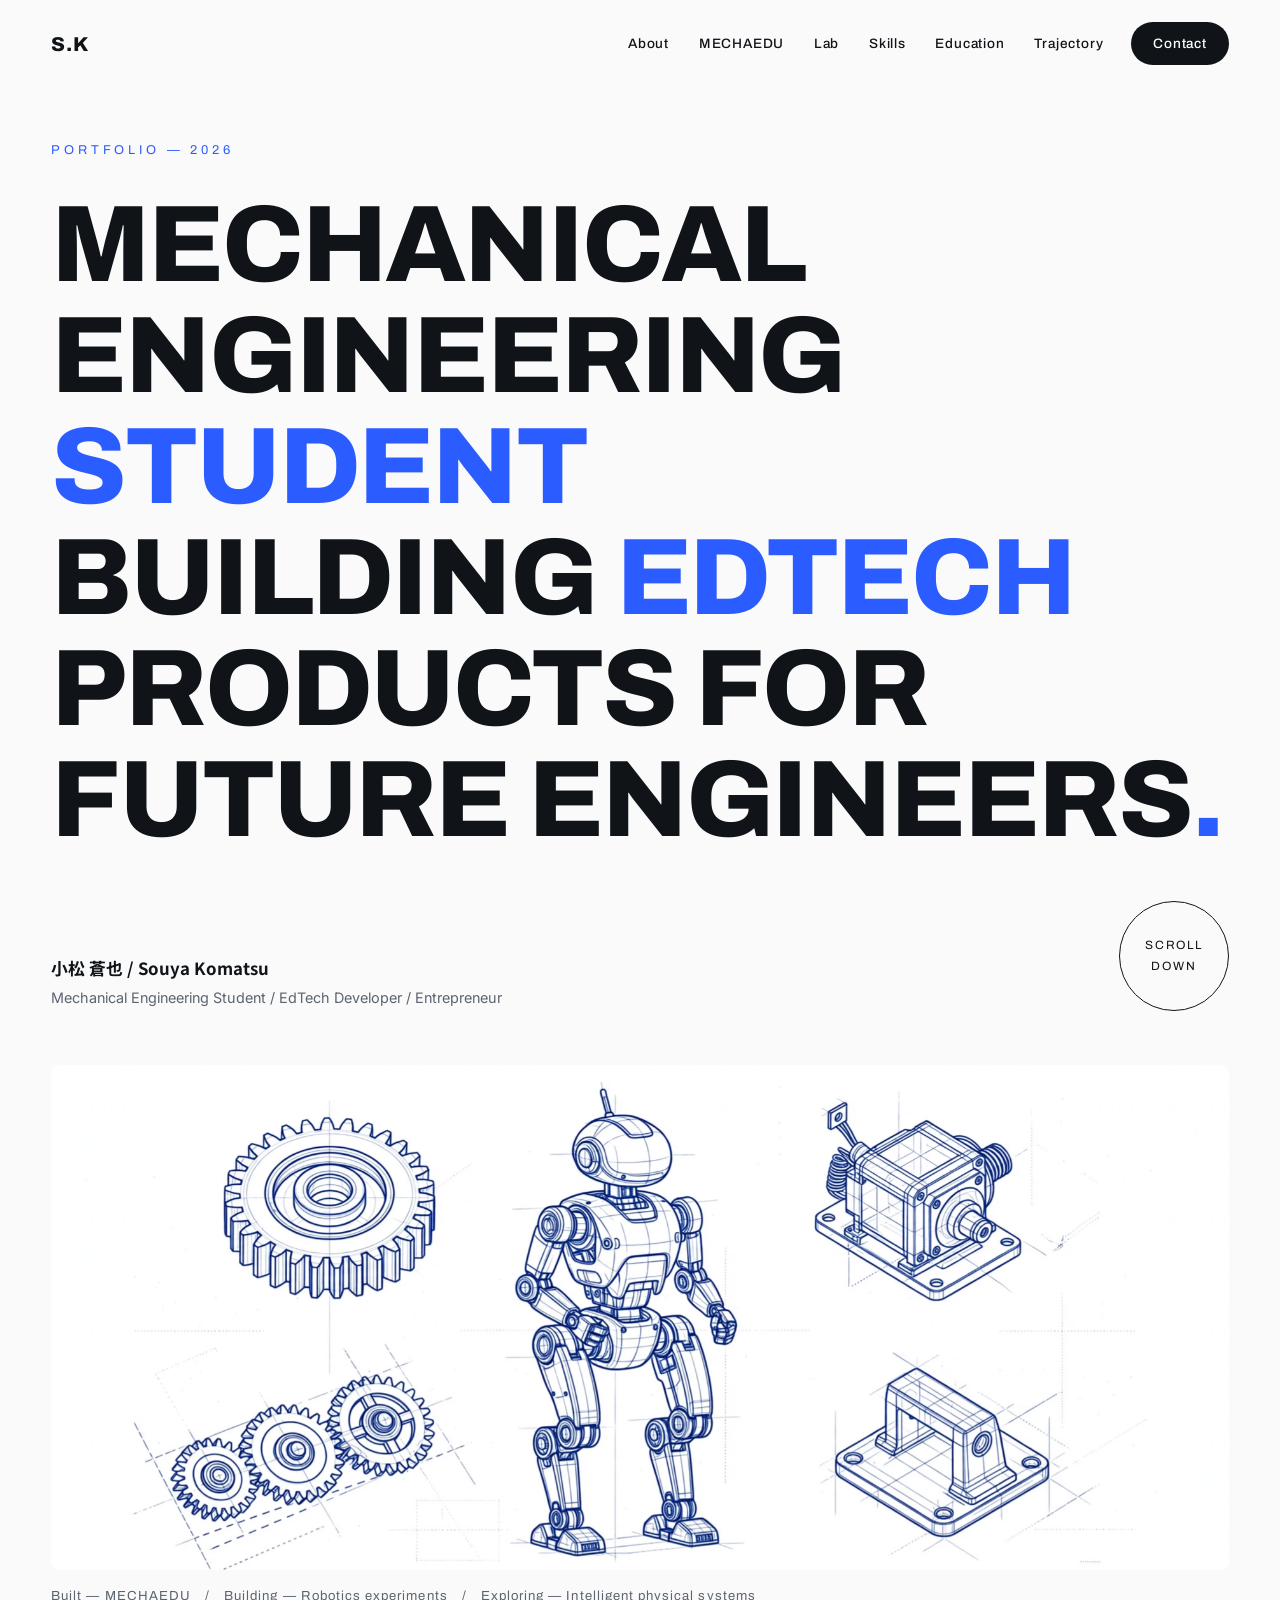
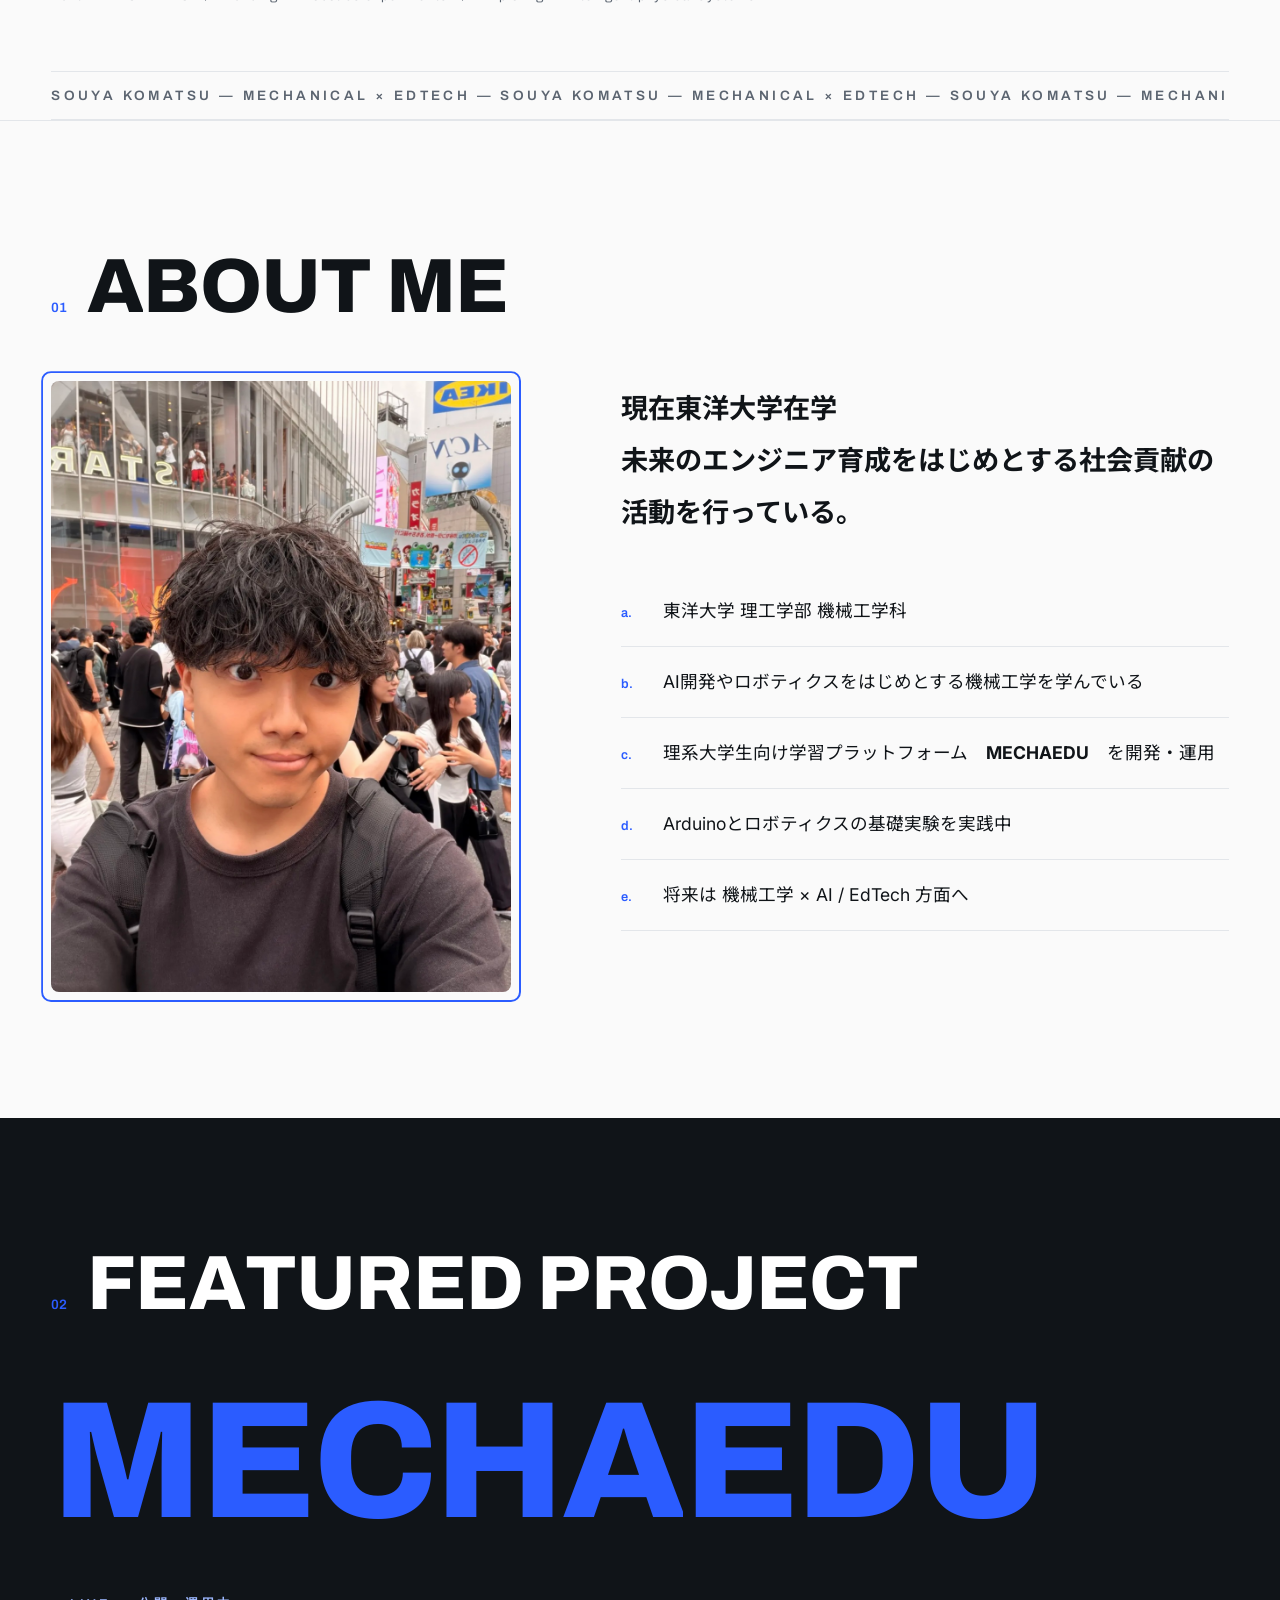
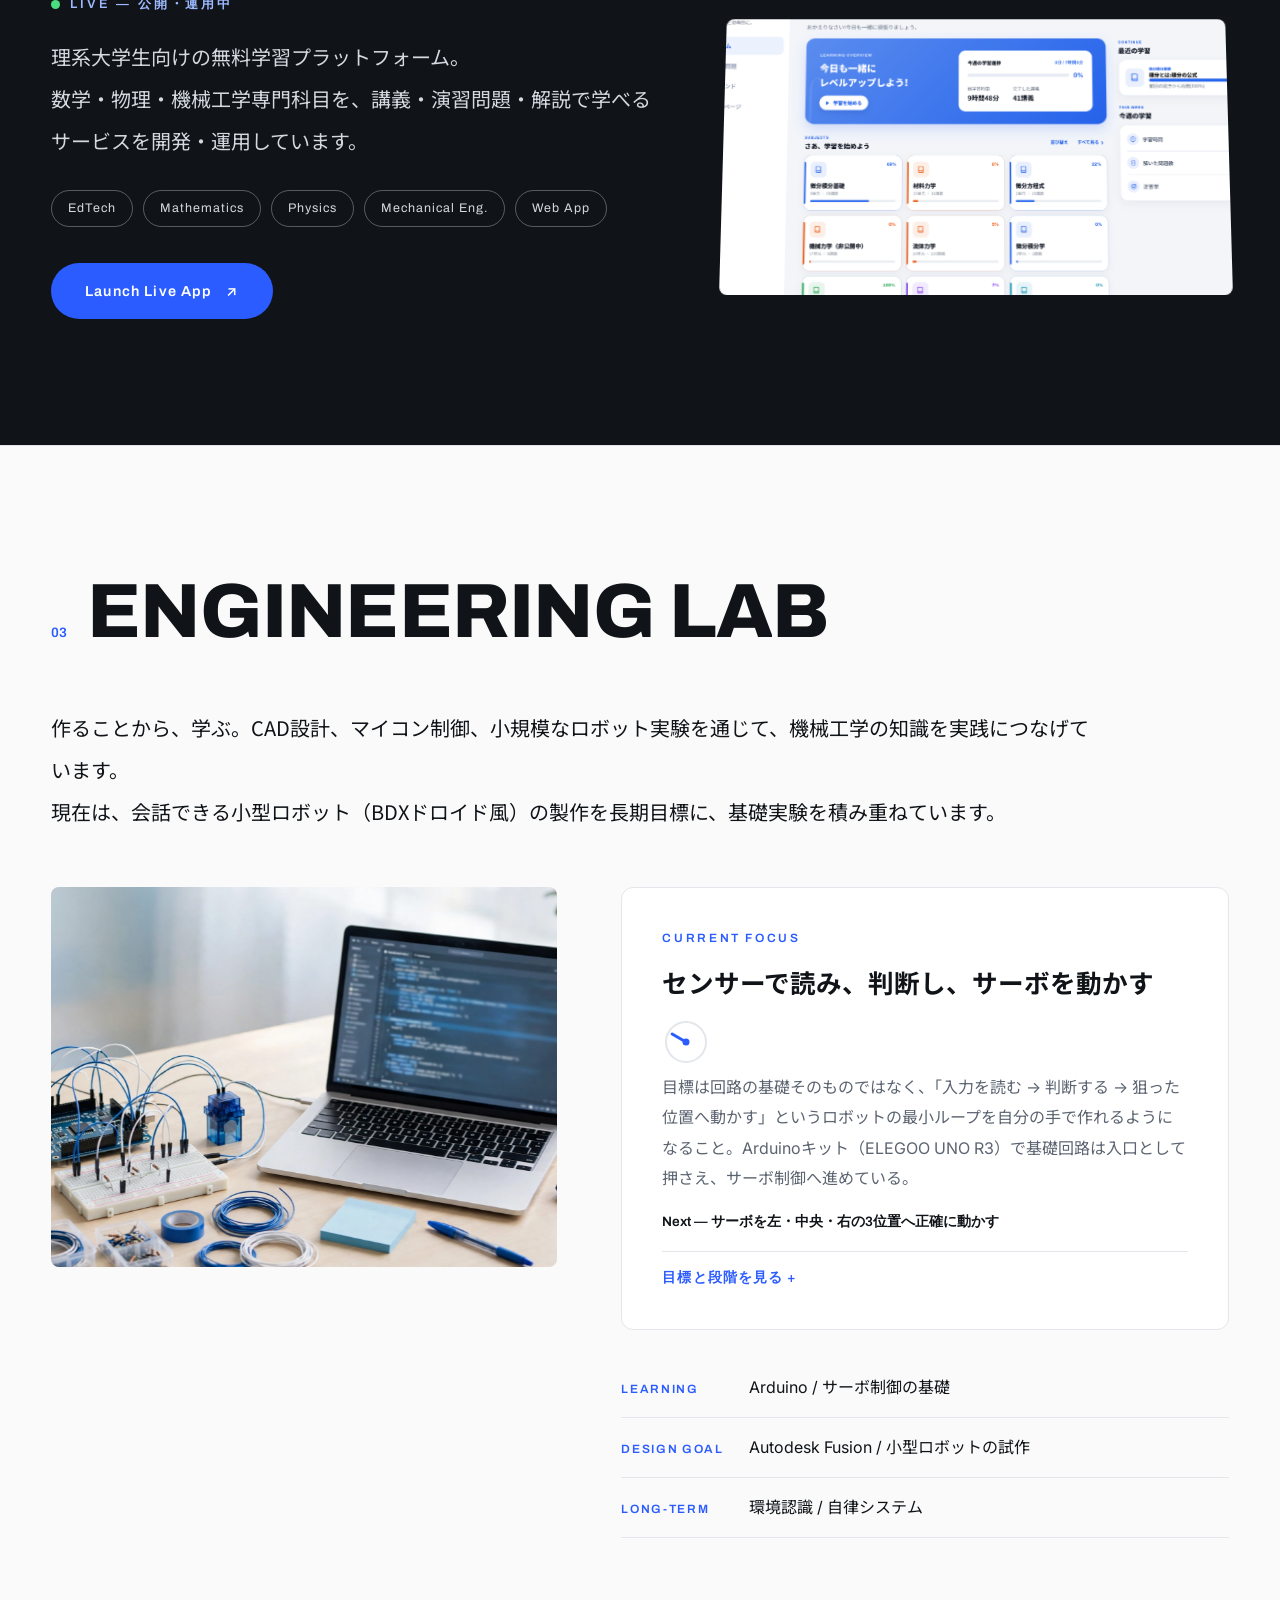
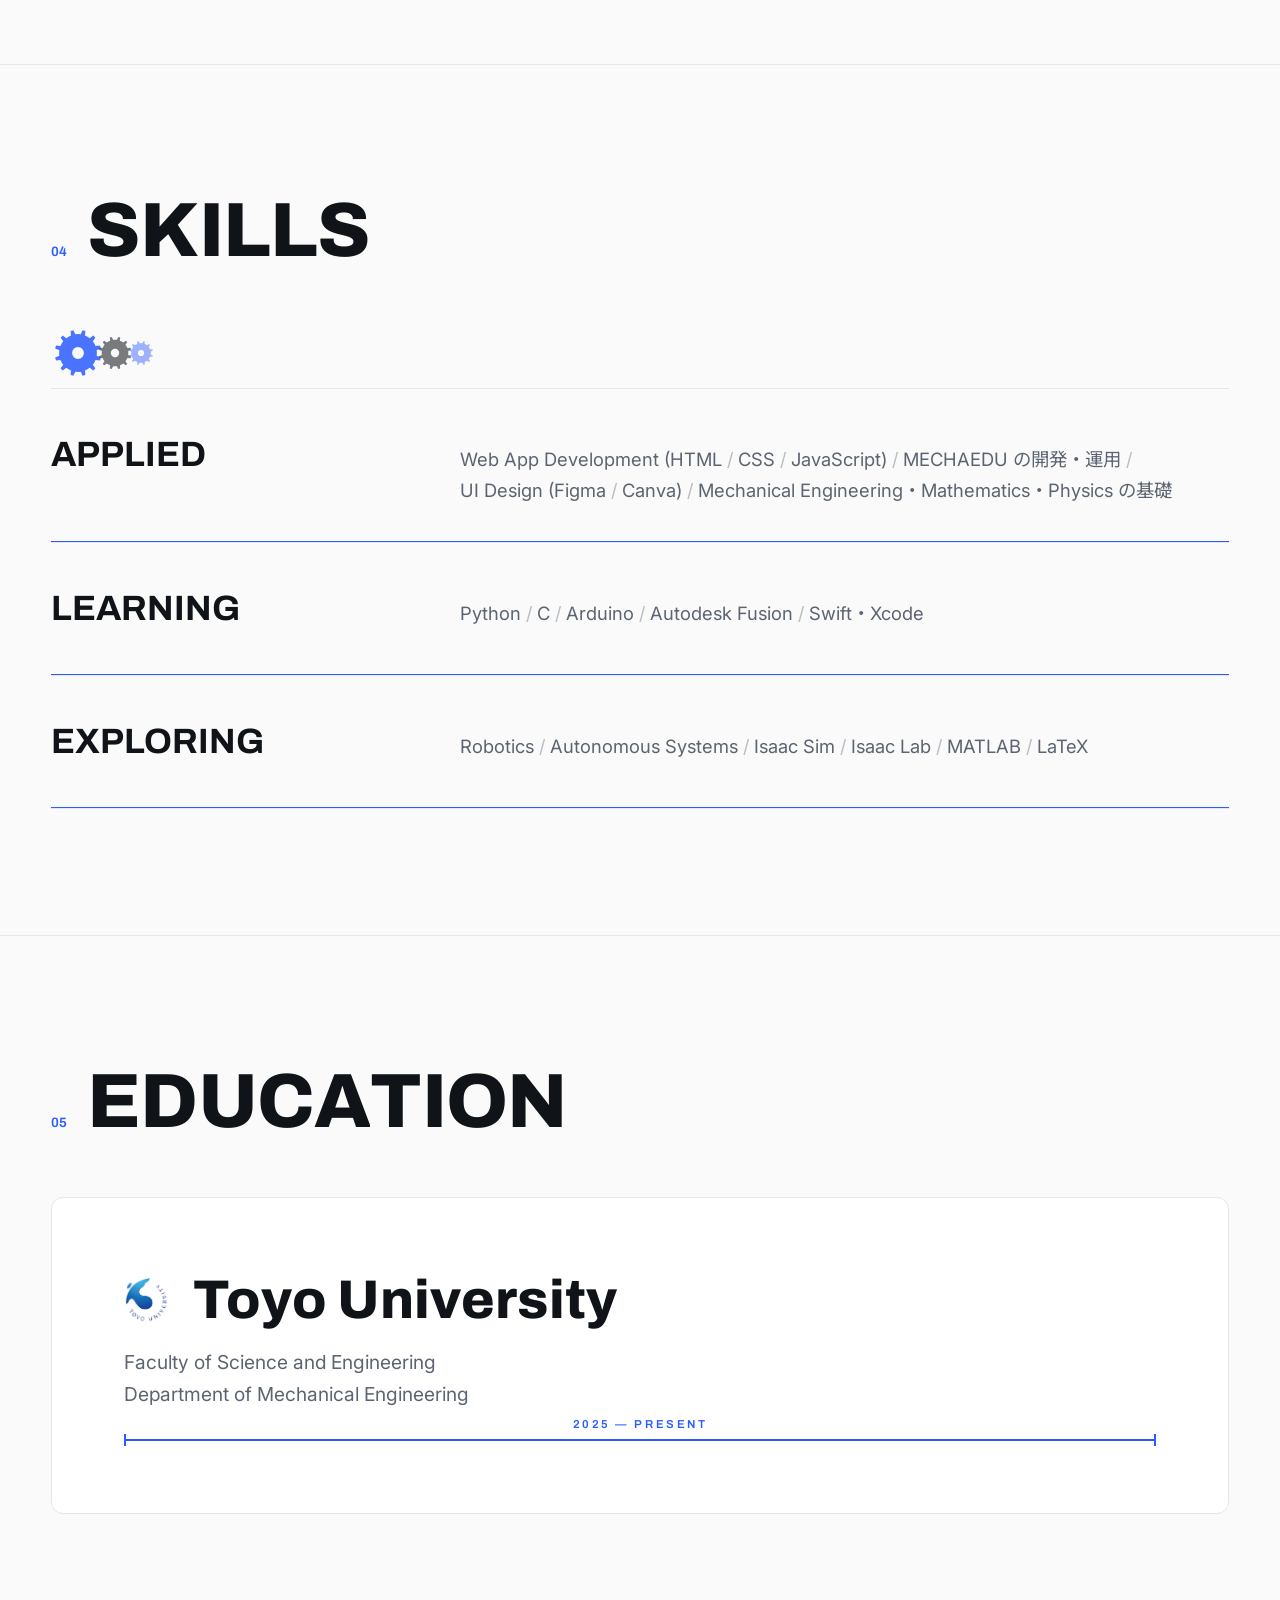
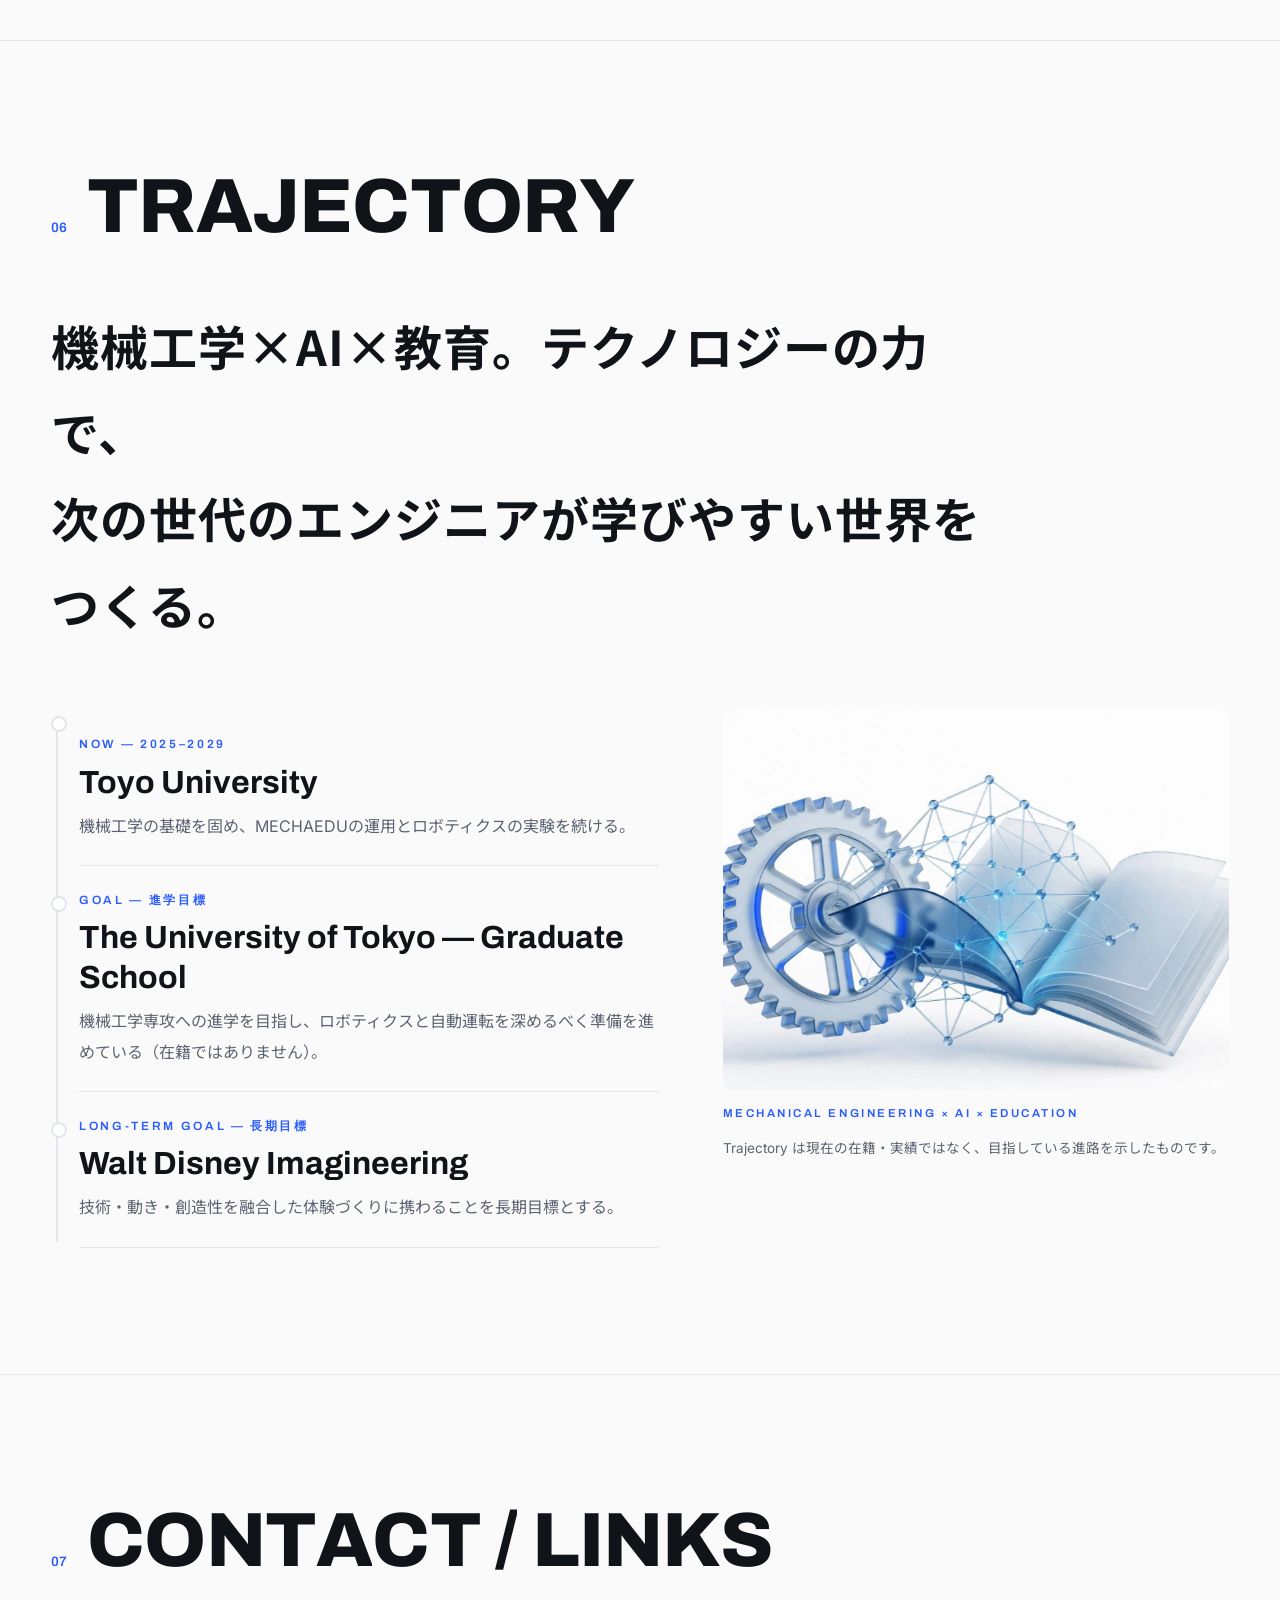
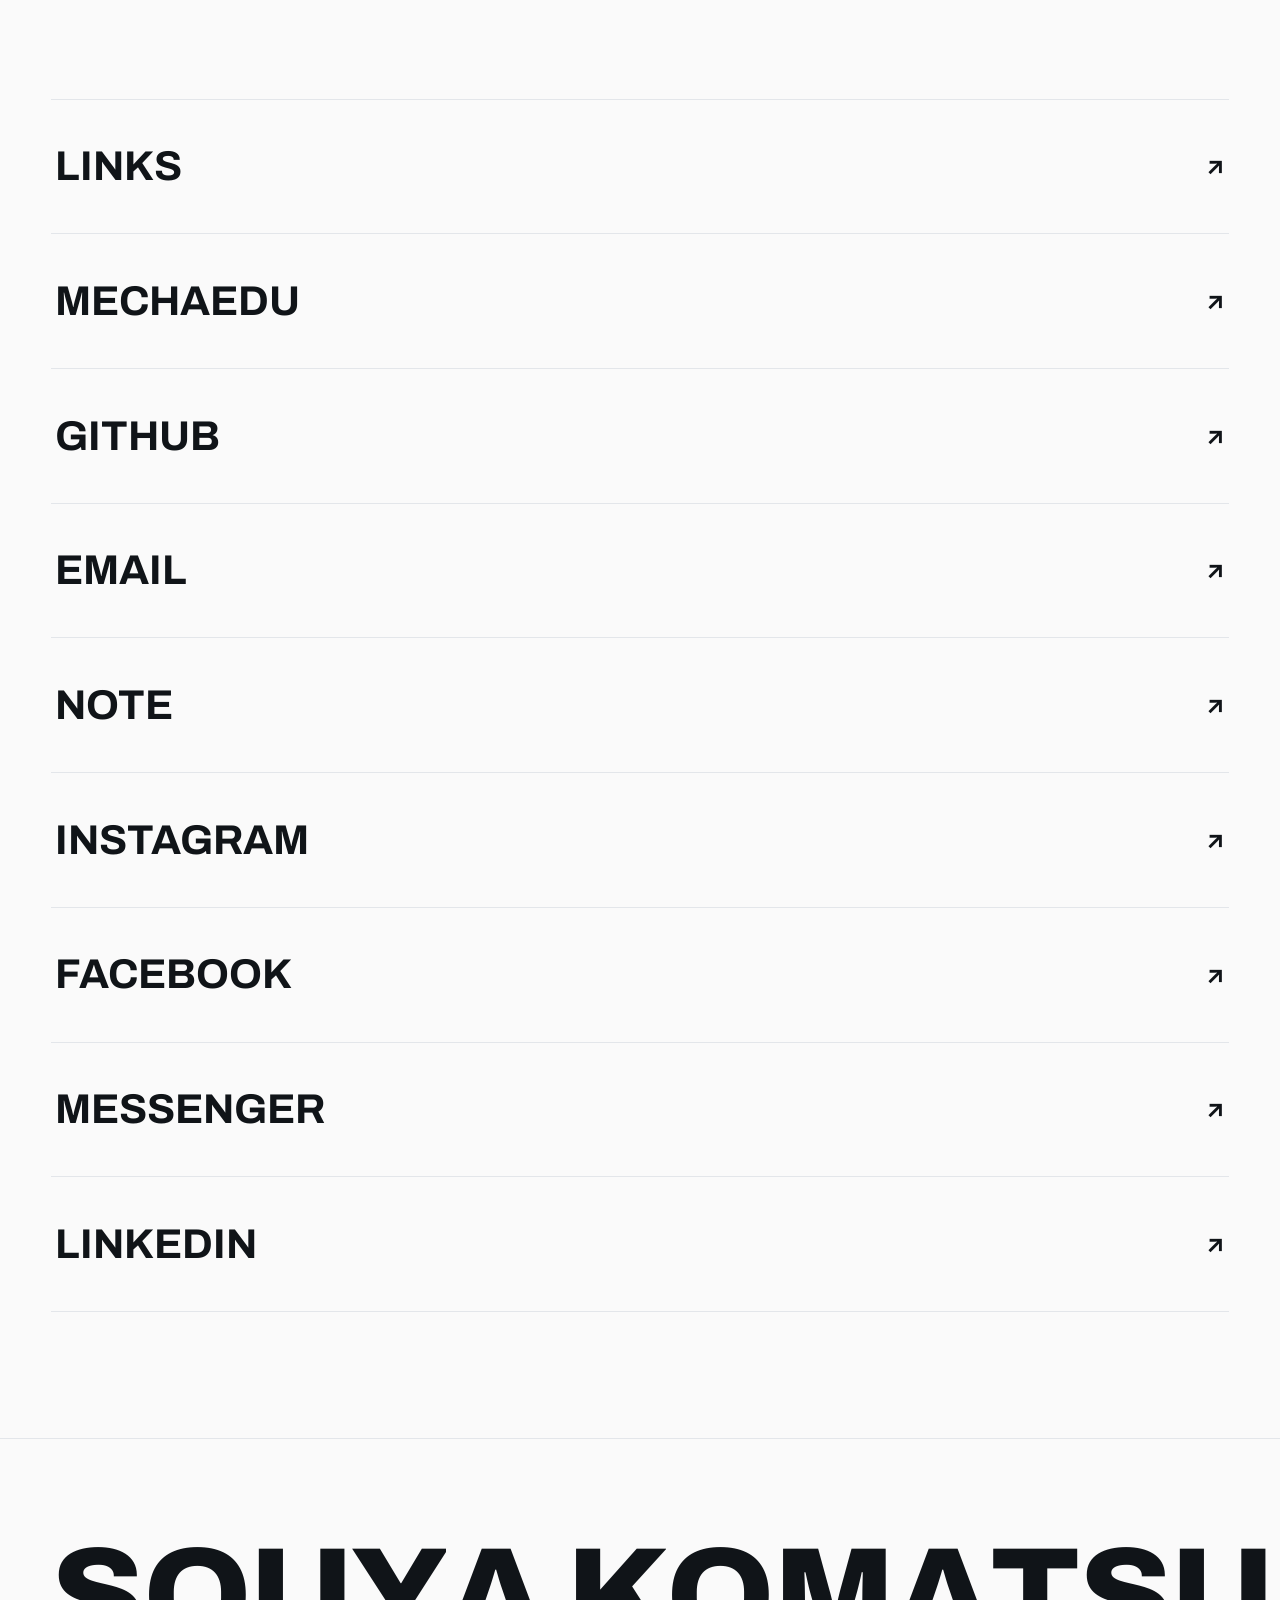
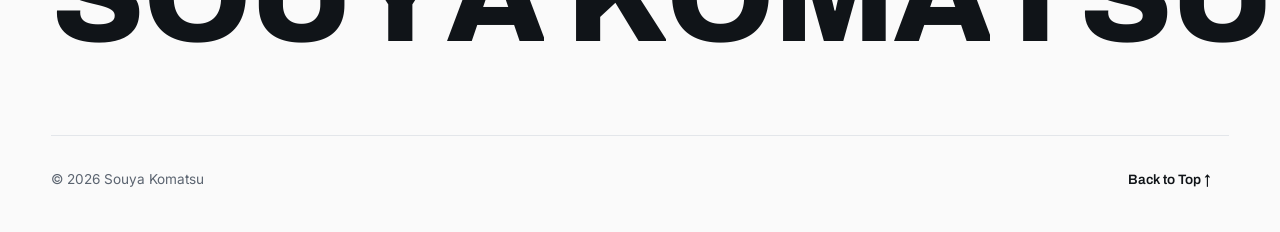
<file: index.html>
<!DOCTYPE html>
<html lang="ja">

<head>
  <meta charset="UTF-8">
  <meta name="viewport" content="width=device-width, initial-scale=1.0">
  <title>Souya Komatsu — Portfolio</title>
  <meta name="description"
    content="小松蒼也 / Souya Komatsu — Mechanical Engineering Student building EdTech products for future engineers.">
  <meta property="og:type" content="website">
  <meta property="og:title" content="Souya Komatsu — Portfolio">
  <meta property="og:description"
    content="Mechanical Engineering Student / EdTech Developer / Entrepreneur. Built — MECHAEDU. Building — Robotics experiments.">
  <meta property="og:url" content="https://k12ma.github.io/founder.portfolio/">
  <meta property="og:image" content="https://k12ma.github.io/founder.portfolio/hero-blueprint.webp">
  <link rel="icon" href="data:image/svg+xml,%3Csvg xmlns='http://www.w3.org/2000/svg' viewBox='0 0 100 100'%3E%3Crect width='100' height='100' rx='18' fill='%232b5cff'/%3E%3Ctext x='50' y='68' font-size='52' font-family='Arial' font-weight='700' fill='white' text-anchor='middle'%3ES%3C/text%3E%3C/svg%3E">
  <link rel="preconnect" href="https://fonts.googleapis.com">
  <link rel="preconnect" href="https://fonts.gstatic.com" crossorigin>
  <link
    href="https://fonts.googleapis.com/css2?family=Inter:wght@400;500;600&family=Archivo:wght@500;600;700;800&family=Noto+Sans+JP:wght@400;500;700&display=swap"
    rel="stylesheet">
  <link rel="stylesheet" href="style.css?v=20261124-1">
</head>

<body>

  <!-- ===== Page transition curtain (ローディング兼ページ遷移の幕) ===== -->
  <div class="curtain" id="curtain">
    <div class="curtain__panel" id="curtainPanel">
      <p class="curtain__brand">Portfolio</p>
    </div>
  </div>

  <!-- ===== Custom cursor ===== -->
  <div class="cursor" id="cursor"></div>

  <!-- ===== Header ===== -->
  <header class="header">
    <a href="#home" class="header__logo magnetic" data-cursor="hover">S.K</a>
    <nav class="header__nav">
      <a href="#about" class="header__link magnetic" data-cursor="hover">About</a>
      <a href="#mechaedu" class="header__link magnetic" data-cursor="hover">MECHAEDU</a>
      <a href="#lab" class="header__link magnetic" data-cursor="hover">Lab</a>
      <a href="#skills" class="header__link magnetic" data-cursor="hover">Skills</a>
      <a href="#education" class="header__link magnetic" data-cursor="hover">Education</a>
      <a href="#vision" class="header__link magnetic" data-cursor="hover">Trajectory</a>
      <a href="#contact" class="header__link header__link--cta magnetic fill-hover" data-cursor="hover">Contact</a>
    </nav>
    <button class="header__burger magnetic" id="burger" aria-label="menu" data-cursor="hover">
      <span></span><span></span>
    </button>
  </header>

  <!-- ===== Mobile menu ===== -->
  <div class="menu" id="menu">
    <nav class="menu__nav">
      <a href="#about" class="menu__link fill-hover">About</a>
      <a href="#mechaedu" class="menu__link fill-hover">MECHAEDU</a>
      <a href="#lab" class="menu__link fill-hover">Lab</a>
      <a href="#skills" class="menu__link fill-hover">Skills</a>
      <a href="#education" class="menu__link fill-hover">Education</a>
      <a href="#vision" class="menu__link fill-hover">Trajectory</a>
      <a href="#contact" class="menu__link fill-hover">Contact</a>
    </nav>
  </div>

  <main>

    <!-- ===== HOME / HERO ===== -->
    <section class="hero" id="home">
      <p class="hero__eyebrow reveal">Portfolio — 2026</p>
      <h1 class="hero__title" id="heroTitle">
        <span class="hero__line"><span class="hero__word">Mechanical</span></span>
        <span class="hero__line"><span class="hero__word">Engineering <em>Student</em></span></span>
        <span class="hero__line"><span class="hero__word">building <em>EdTech</em></span></span>
        <span class="hero__line"><span class="hero__word">products for</span></span>
        <span class="hero__line"><span class="hero__word">future engineers<span class="hero__dot">.</span></span></span>
      </h1>
      <div class="hero__meta reveal">
        <div>
          <p class="hero__name">小松 蒼也 / Souya Komatsu</p>
          <p class="hero__role">Mechanical Engineering Student / EdTech Developer / Entrepreneur</p>
        </div>
        <a href="#about" class="btn btn--circle magnetic fill-hover" data-cursor="hover">
          <span>Scroll<br>Down</span>
        </a>
      </div>
      <div class="hero__visual photo-reveal">
        <div class="photo-reveal__mask">
          <img src="hero-blueprint.webp" alt="小型ロボットとギア、サーボモーターの設計図（ブループリント）風イラスト"
            class="photo-reveal__img" data-parallax loading="lazy">
        </div>
        <p class="hero__visual-caption reveal">Built — MECHAEDU　/　Building — Robotics experiments　/　Exploring — Intelligent physical systems</p>
      </div>
      <div class="hero__marquee" aria-hidden="true">
        <div class="hero__marquee-track">
          <div class="hero__marquee-group">
            <span>SOUYA KOMATSU — MECHANICAL × EDTECH —&nbsp;</span>
          </div>
          <div class="hero__marquee-group">
            <span>SOUYA KOMATSU — MECHANICAL × EDTECH —&nbsp;</span>
          </div>
        </div>
      </div>
    </section>

    <!-- ===== ABOUT ===== -->
    <section class="section about" id="about">
      <div class="section__head">
        <p class="section__index reveal">01</p>
        <h2 class="section__title" data-split>About Me</h2>
      </div>
      <div class="about__grid">
        <div class="about__photo photo-reveal">
          <div class="photo-reveal__mask">
            <!--<img src="https://placehold.co/720x900/e8ecf4/9aa3b5?text=PHOTO" alt="小松蒼也のポートレート" class="photo-reveal__img"
              data-parallax>
          </div> -->
            <img src="Souya.jpg" alt="小松蒼也のポートレート" class="photo-reveal__img" data-parallax>
          </div>
        </div>
        <div class="about__body">
          <p class="about__lead reveal">
            現在東洋大学在学<br>
            未来のエンジニア育成をはじめとする社会貢献の活動を行っている。
          </p>
          <ul class="about__list">
            <li class="reveal"><span class="about__num">a.</span>東洋大学 理工学部 機械工学科</li>
            <li class="reveal"><span class="about__num">b.</span>AI開発やロボティクスをはじめとする機械工学を学んでいる</li>
            <li class="reveal"><span class="about__num">c.</span>理系大学生向け学習プラットフォーム <strong>MECHAEDU</strong> を開発・運用</li>
            <li class="reveal"><span class="about__num">d.</span>Arduinoとロボティクスの基礎実験を実践中</li>
            <li class="reveal"><span class="about__num">e.</span>将来は 機械工学 × AI / EdTech 方面へ</li>
          </ul>
        </div>
      </div>
    </section>

    <!-- ===== MECHAEDU ===== -->
    <section class="section mechaedu" id="mechaedu">
      <div class="section__head">
        <p class="section__index reveal">02</p>
        <h2 class="section__title" data-split>Featured Project</h2>
      </div>
      <div class="mechaedu__hero">
        <h3 class="mechaedu__logo" data-split>MECHAEDU</h3>
      </div>
      <div class="mechaedu__grid">
        <div class="mechaedu__body">
          <p class="mechaedu__status reveal"><span class="mechaedu__status-dot"></span>LIVE — 公開・運用中</p>
          <p class="mechaedu__desc reveal">
            理系大学生向けの無料学習プラットフォーム。<br>
            数学・物理・機械工学専門科目を、講義・演習問題・解説で学べるサービスを開発・運用しています。
          </p>
          <div class="mechaedu__tags reveal">
            <span class="tag">EdTech</span>
            <span class="tag">Mathematics</span>
            <span class="tag">Physics</span>
            <span class="tag">Mechanical Eng.</span>
            <span class="tag">Web App</span>
          </div>
          <a href="https://mechaedu-e8de1.web.app" target="_blank" rel="noopener" class="btn btn--pill magnetic fill-hover reveal" data-cursor="hover">
            <span class="btn__label">Launch Live App</span>
            <span class="btn__arrow">↗</span>
          </a>
        </div>
        <div class="mechaedu__photo photo-reveal mechaedu-frame">
          <div class="photo-reveal__mask">
            <!-- <img src="https://placehold.co/900x640/dfe6f2/8b95ab?text=MECHAEDU" alt="MECHAEDUアプリのイメージ"
              class="photo-reveal__img" data-parallax> -->
            <img src="image.png" alt="MECHAEDUアプリの画面イメージ"
              data-parallax loading="lazy">
          </div>

        </div>
      </div>
    </section>

    <!-- ===== ENGINEERING LAB ===== -->
    <section class="section lab" id="lab">
      <div class="section__head">
        <p class="section__index reveal">03</p>
        <h2 class="section__title" data-split>Engineering Lab</h2>
      </div>
      <p class="lab__intro reveal">
        作ることから、学ぶ。CAD設計、マイコン制御、小規模なロボット実験を通じて、機械工学の知識を実践につなげています。<br>
        現在は、会話できる小型ロボット（BDXドロイド風）の製作を長期目標に、基礎実験を積み重ねています。
      </p>
      <div class="lab__grid">
        <div class="lab__photo photo-reveal">
          <div class="photo-reveal__mask">
            <img src="lab-workbench.webp" alt="Arduinoとブレッドボード、ノートPCを並べた実験デスクのイメージ"
              class="photo-reveal__img" data-parallax loading="lazy">
          </div>
        </div>
        <div class="lab__logs">
          <article class="lab__log reveal">
            <p class="lab__log-meta">CURRENT FOCUS</p>
            <h3 class="lab__log-title">センサーで読み、判断し、サーボを動かす</h3>
            <div class="lab__instruments" aria-hidden="true">
              <svg class="servo-dial" viewBox="0 0 48 48" width="48" height="48">
                <circle cx="24" cy="24" r="20" fill="none" stroke="#e3e6ea" stroke-width="2"/>
                <circle cx="24" cy="24" r="3.5" fill="#2b5cff"/>
                <line class="servo-arm" x1="24" y1="24" x2="24" y2="8" stroke="#2b5cff" stroke-width="3" stroke-linecap="round"/>
              </svg>
              <svg class="pwm" viewBox="0 0 160 32" width="160" height="32">
                <polyline class="pwm-wave" points="0,24 20,24 20,8 40,8 40,24 60,24 60,8 80,8 80,24 100,24 100,8 120,8 120,24 140,24 140,8 160,8" fill="none" stroke="#2b5cff" stroke-width="2"/>
              </svg>
            </div>
            <p class="lab__log-body">目標は回路の基礎そのものではなく、「入力を読む → 判断する → 狙った位置へ動かす」というロボットの最小ループを自分の手で作れるようになること。Arduinoキット（ELEGOO UNO R3）で基礎回路は入口として押さえ、サーボ制御へ進めている。</p>
            <p class="lab__log-next">Next — サーボを左・中央・右の3位置へ正確に動かす</p>
            <details class="lab__details">
              <summary data-cursor="hover">目標と段階を見る</summary>
              <div class="lab__details-body">
                <p><strong>最終目標：</strong>CADで設計したBDX風ロボットの頭部（1軸）を実物で動かせるようになり、ゆくゆくはカメラとLiDARを使った自律移動の判断まで作れるようになること。</p>
                <p><strong>段階目標 1：</strong>センサーの入力を読んで判断し、サーボを左・中央・右の3位置へ動かす。ロボットの最小ループを自力で組める状態を目指す。</p>
                <p><strong>段階目標 2：</strong>実物を測ってCADで作った頭部機構を、実物で動かす。画面の中の設計を、現物の動きに変える。</p>
                <p><strong>段階目標 3：</strong>ステップ応答を実測し、P補正と不感帯で「指示した角度」と「実際に動いた角度」の誤差を詰める。</p>
                <p><strong>段階目標 4：</strong>状態機械・差動駆動・カメラ計測・LiDAR模擬スキャンを組み合わせ、自律移動のシミュレーションまでつなげる。</p>
                <p><strong>進め方：</strong>オームの法則などの基礎回路は入口として短く済ませ、各段階で「動く実物」と「測った結果」を残しながら進める。</p>
              </div>
            </details>
          </article>
          <ul class="lab__states">
            <li class="reveal"><span class="lab__state-label">Learning</span>Arduino / サーボ制御の基礎</li>
            <li class="reveal"><span class="lab__state-label">Design Goal</span>Autodesk Fusion / 小型ロボットの試作</li>
            <li class="reveal"><span class="lab__state-label">Long-term</span>環境認識 / 自律システム</li>
          </ul>
        </div>
      </div>
    </section>

    <!-- ===== SKILLS ===== -->
    <section class="section skills" id="skills">
      <div class="section__head">
        <p class="section__index reveal">04</p>
        <h2 class="section__title" data-split>Skills</h2>
      </div>
      <div class="skills__gears" aria-hidden="true">
        <svg class="gear gear--1" viewBox="0 0 100 100"><path d="M85.0 50.0 L84.6 55.1 L92.2 58.5 L90.8 63.7 L82.5 62.9 L80.3 67.5 L77.4 71.7 L82.3 78.4 L78.4 82.3 L71.7 77.4 L67.5 80.3 L62.9 82.5 L63.7 90.8 L58.5 92.2 L55.1 84.6 L50.0 85.0 L44.9 84.6 L41.5 92.2 L36.3 90.8 L37.1 82.5 L32.5 80.3 L28.3 77.4 L21.6 82.3 L17.7 78.4 L22.6 71.7 L19.7 67.5 L17.5 62.9 L9.2 63.7 L7.8 58.5 L15.4 55.1 L15.0 50.0 L15.4 44.9 L7.8 41.5 L9.2 36.3 L17.5 37.1 L19.7 32.5 L22.6 28.3 L17.7 21.6 L21.6 17.7 L28.3 22.6 L32.5 19.7 L37.1 17.5 L36.3 9.2 L41.5 7.8 L44.9 15.4 L50.0 15.0 L55.1 15.4 L58.5 7.8 L63.7 9.2 L62.9 17.5 L67.5 19.7 L71.7 22.6 L78.4 17.7 L82.3 21.6 L77.4 28.3 L80.3 32.5 L82.5 37.1 L90.8 36.3 L92.2 41.5 L84.6 44.9 Z M61 50 a11 11 0 1 0 -22 0 a11 11 0 1 0 22 0 Z" fill="#2b5cff" opacity="0.85" fill-rule="evenodd"/></svg>
        <svg class="gear gear--2" viewBox="0 0 100 100"><path d="M85.0 50.0 L84.6 55.1 L92.2 58.5 L90.8 63.7 L82.5 62.9 L80.3 67.5 L77.4 71.7 L82.3 78.4 L78.4 82.3 L71.7 77.4 L67.5 80.3 L62.9 82.5 L63.7 90.8 L58.5 92.2 L55.1 84.6 L50.0 85.0 L44.9 84.6 L41.5 92.2 L36.3 90.8 L37.1 82.5 L32.5 80.3 L28.3 77.4 L21.6 82.3 L17.7 78.4 L22.6 71.7 L19.7 67.5 L17.5 62.9 L9.2 63.7 L7.8 58.5 L15.4 55.1 L15.0 50.0 L15.4 44.9 L7.8 41.5 L9.2 36.3 L17.5 37.1 L19.7 32.5 L22.6 28.3 L17.7 21.6 L21.6 17.7 L28.3 22.6 L32.5 19.7 L37.1 17.5 L36.3 9.2 L41.5 7.8 L44.9 15.4 L50.0 15.0 L55.1 15.4 L58.5 7.8 L63.7 9.2 L62.9 17.5 L67.5 19.7 L71.7 22.6 L78.4 17.7 L82.3 21.6 L77.4 28.3 L80.3 32.5 L82.5 37.1 L90.8 36.3 L92.2 41.5 L84.6 44.9 Z M61 50 a11 11 0 1 0 -22 0 a11 11 0 1 0 22 0 Z" fill="#101418" opacity="0.55" fill-rule="evenodd"/></svg>
        <svg class="gear gear--3" viewBox="0 0 100 100"><path d="M85.0 50.0 L84.6 55.1 L92.2 58.5 L90.8 63.7 L82.5 62.9 L80.3 67.5 L77.4 71.7 L82.3 78.4 L78.4 82.3 L71.7 77.4 L67.5 80.3 L62.9 82.5 L63.7 90.8 L58.5 92.2 L55.1 84.6 L50.0 85.0 L44.9 84.6 L41.5 92.2 L36.3 90.8 L37.1 82.5 L32.5 80.3 L28.3 77.4 L21.6 82.3 L17.7 78.4 L22.6 71.7 L19.7 67.5 L17.5 62.9 L9.2 63.7 L7.8 58.5 L15.4 55.1 L15.0 50.0 L15.4 44.9 L7.8 41.5 L9.2 36.3 L17.5 37.1 L19.7 32.5 L22.6 28.3 L17.7 21.6 L21.6 17.7 L28.3 22.6 L32.5 19.7 L37.1 17.5 L36.3 9.2 L41.5 7.8 L44.9 15.4 L50.0 15.0 L55.1 15.4 L58.5 7.8 L63.7 9.2 L62.9 17.5 L67.5 19.7 L71.7 22.6 L78.4 17.7 L82.3 21.6 L77.4 28.3 L80.3 32.5 L82.5 37.1 L90.8 36.3 L92.2 41.5 L84.6 44.9 Z M61 50 a11 11 0 1 0 -22 0 a11 11 0 1 0 22 0 Z" fill="#2b5cff" opacity="0.45" fill-rule="evenodd"/></svg>
      </div>
      <div class="skills__rows">
        <div class="skills__row reveal fill-hover">
          <h3 class="skills__cat">Applied</h3>
          <p class="skills__items">Web App Development (HTML / CSS / JavaScript) / MECHAEDU の開発・運用 / UI Design (Figma / Canva) / Mechanical Engineering・Mathematics・Physics の基礎</p>
        </div>
        <div class="skills__row reveal fill-hover">
          <h3 class="skills__cat">Learning</h3>
          <p class="skills__items">Python / C / Arduino / Autodesk Fusion / Swift・Xcode</p>
        </div>
        <div class="skills__row reveal fill-hover">
          <h3 class="skills__cat">Exploring</h3>
          <p class="skills__items">Robotics / Autonomous Systems / Isaac Sim / Isaac Lab / MATLAB / LaTeX</p>
        </div>
      </div>
    </section>

    <!-- ===== EDUCATION ===== -->
    <section class="section education" id="education">
      <div class="section__head">
        <p class="section__index reveal">05</p>
        <h2 class="section__title" data-split>Education</h2>
      </div>
      <div class="education__card reveal">
        <p class="education__school">
          <img src="Toyo_University_logo.png" alt="" class="education__logo" width="40" height="40"
            loading="lazy">
          <span>Toyo University</span>
        </p>
        <p class="education__detail">Faculty of Science and Engineering</p>
        <p class="education__detail">Department of Mechanical Engineering</p>
        <div class="dim-line" aria-hidden="true"><span class="dim-line__label">2025 — PRESENT</span></div>
      </div>
    </section>

    <!-- ===== TRAJECTORY / VISION ===== -->
    <section class="section vision" id="vision">
      <div class="section__head">
        <p class="section__index reveal">06</p>
        <h2 class="section__title" data-split>Trajectory</h2>
      </div>
      <p class="vision__statement" data-split-lines>
        機械工学 × AI × 教育。テクノロジーの力で、次の世代のエンジニアが学びやすい世界をつくる。
      </p>
      <div class="vision__grid">
        <ol class="trajectory">
          <span class="trajectory__progress" id="trajProgress" aria-hidden="true"></span>
          <li class="trajectory__step reveal">
            <p class="trajectory__when">NOW — 2025–2029</p>
            <h3 class="trajectory__name">Toyo University</h3>
            <p class="trajectory__desc">機械工学の基礎を固め、MECHAEDUの運用とロボティクスの実験を続ける。</p>
          </li>
          <li class="trajectory__step reveal">
            <p class="trajectory__when">GOAL — 進学目標</p>
            <h3 class="trajectory__name">The University of Tokyo — Graduate School</h3>
            <p class="trajectory__desc">機械工学専攻への進学を目指し、ロボティクスと自動運転を深めるべく準備を進めている（在籍ではありません）。</p>
          </li>
          <li class="trajectory__step reveal">
            <p class="trajectory__when">LONG-TERM GOAL — 長期目標</p>
            <h3 class="trajectory__name">Walt Disney Imagineering</h3>
            <p class="trajectory__desc">技術・動き・創造性を融合した体験づくりに携わることを長期目標とする。</p>
          </li>
        </ol>
        <div class="vision__side">
          <div class="vision__photo photo-reveal">
            <div class="photo-reveal__mask">
              <img src="vision-gear-ai-book.webp" alt="ギアとニューラルネットワーク、開いた本を組み合わせた機械工学×AI×教育のイメージ"
                class="photo-reveal__img" data-parallax loading="lazy">
            </div>
          </div>
          <p class="vision__caption" aria-hidden="true">MECHANICAL ENGINEERING × AI × EDUCATION</p>
          <p class="trajectory__note reveal">Trajectory は現在の在籍・実績ではなく、目指している進路を示したものです。</p>
        </div>
      </div>
    </section>

    <!-- ===== CONTACT ===== -->
    <section class="section contact" id="contact">
      <div class="section__head">
        <p class="section__index reveal">07</p>
        <h2 class="section__title" data-split>Contact / Links</h2>
      </div>
      <p class="contact__lead reveal">お気軽にご連絡ください</p>
      <ul class="contact__list">
        <li class="reveal"><a href="https://k12ma.github.io/founder.portfolio/links.html" class="contact__link fill-hover"
            data-cursor="hover"><span>Links</span><span class="contact__arrow">↗</span></a></li>
        <li class="reveal"><a href="https://mechaedu-e8de1.web.app" class="contact__link fill-hover"
            data-cursor="hover"><span>MECHAEDU</span><span class="contact__arrow">↗</span></a></li>
        <li class="reveal"><a href="https://github.com/K12ma" class="contact__link fill-hover"
            data-cursor="hover"><span>GitHub</span><span class="contact__arrow">↗</span></a></li>
        <li class="reveal"><a href="mailto:sososososososouya@gmail.com" class="contact__link fill-hover"
            data-cursor="hover"><span>Email</span><span class="contact__arrow">↗</span></a></li>
        <li class="reveal"><a href="https://note.com/k0mzz" class="contact__link fill-hover" data-cursor="hover"><span>Note</span><span
              class="contact__arrow">↗</span></a></li>
        <li class="reveal"><a href="https://www.instagram.com/k0_mzz?igsh=YXdoZmx4a2puMzN1&utm_source=qr"
            class="contact__link fill-hover" data-cursor="hover"><span>
              Instagram</span><span class="contact__arrow">↗</span></a></li>
        <!-- <li class="reveal"><a href="#" class="contact__link fill-hover" data-cursor="hover"><span>YouTube</span><span
              class="contact__arrow">↗</span></a></li> -->
        <li class="reveal"><a href="https://www.facebook.com/profile.php?id=100093205015520"
            class="contact__link fill-hover" data-cursor="hover"><span>
              Facebook</span><span class="contact__arrow">↗</span></a></li>
        <li class="reveal"><a href="https://www.facebook.com/messages/t/100093205015520"
            class="contact__link fill-hover" data-cursor="hover"><span>
              Messenger</span><span class="contact__arrow">↗</span></a></li>
        <li class="reveal"><a
            href="https://www.linkedin.com/in/蒼也-小松-a789563b1?utm_source=share_via&utm_content=profile&utm_medium=member_ios"
            class="contact__link fill-hover" data-cursor="hover"><span>LinkedIn</span><span
              class="contact__arrow">↗</span></a></li>
      </ul>
    </section>

  </main>

  <!-- ===== Footer ===== -->
  <footer class="footer">
    <p class="footer__big" data-split>SOUYA KOMATSU</p>
    <div class="footer__bottom">
      <p>© 2026 Souya Komatsu</p>
      <a href="#home" class="footer__top magnetic fill-hover" data-cursor="hover">Back to Top ↑</a>
    </div>
  </footer>

  <script src="script.js?v=20261124-1"></script>
</body>

</html>
</file>
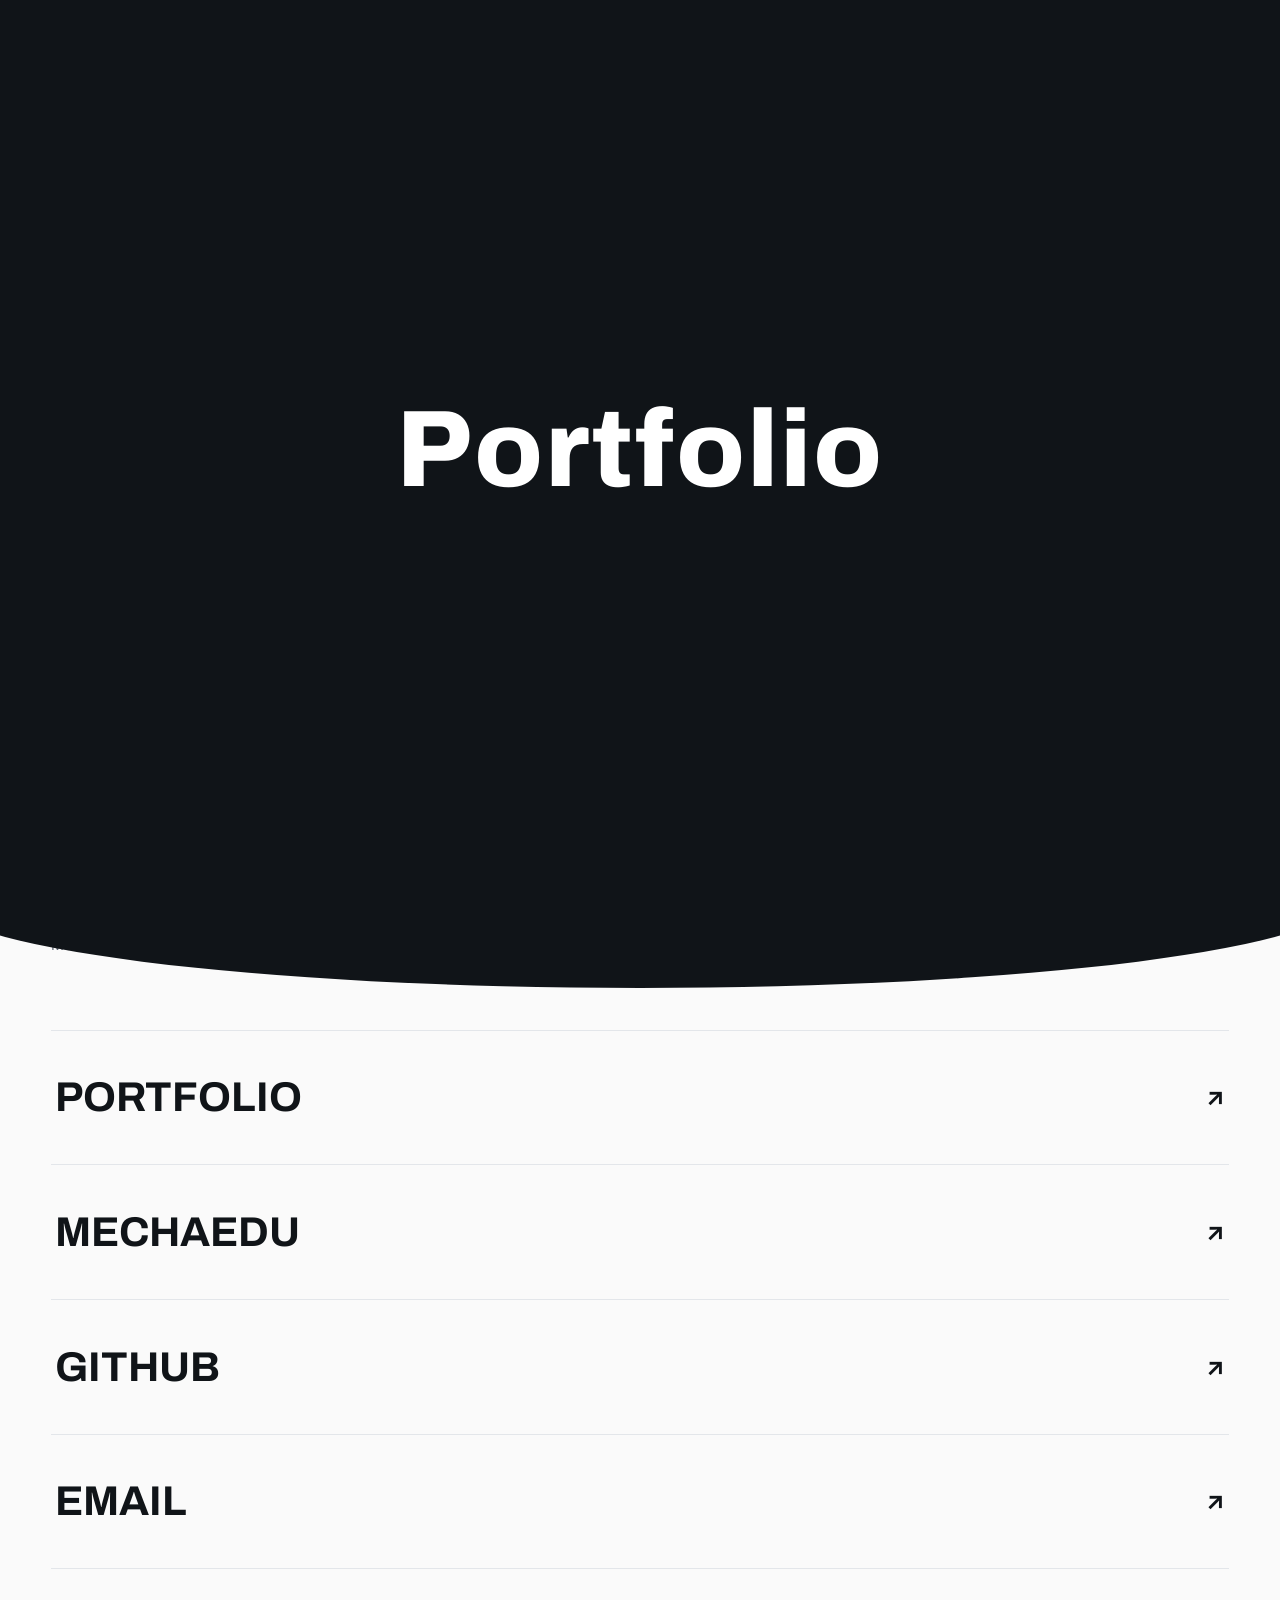
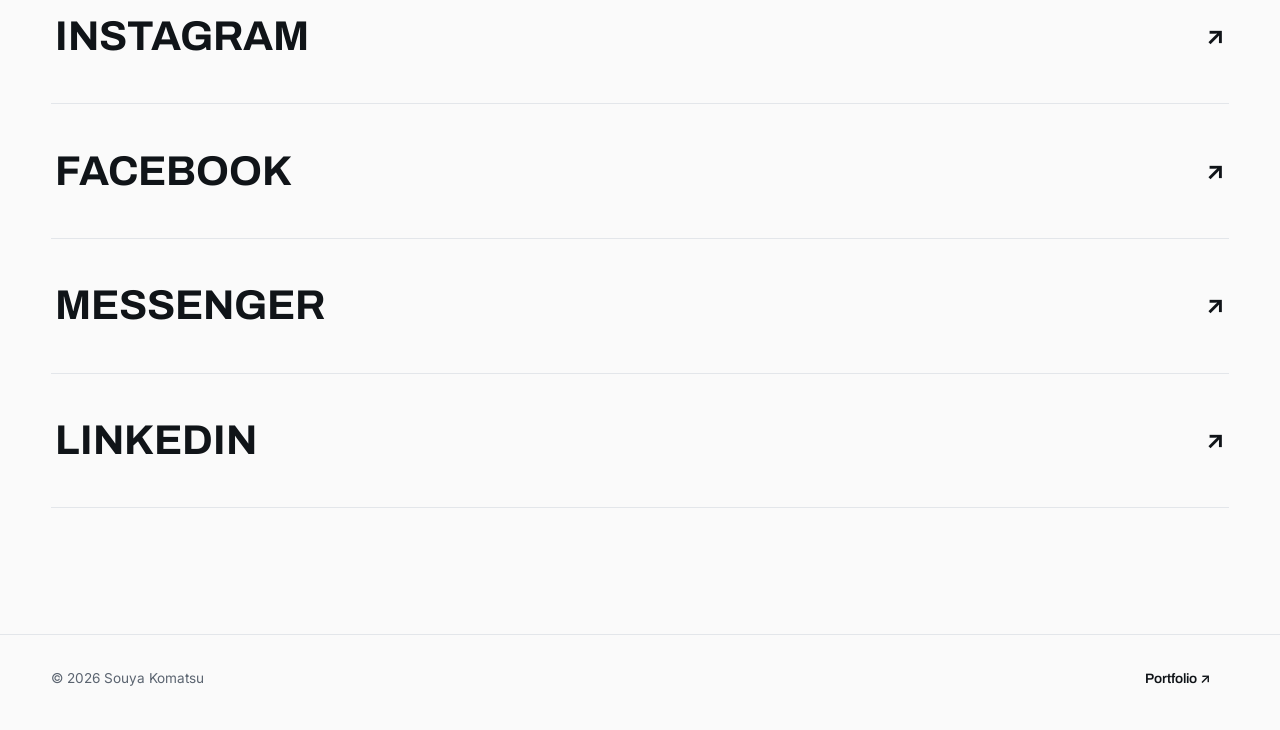
<file: links.html>
<!DOCTYPE html>
<html lang="ja">

<head>
  <meta charset="UTF-8">
  <meta name="viewport" content="width=device-width, initial-scale=1.0">
  <title>Links — Souya Komatsu</title>
  <meta name="description"
    content="小松蒼也 / Souya Komatsu — Links. Mechanical Engineering Student building EdTech products for future engineers.">
  <link rel="preconnect" href="https://fonts.googleapis.com">
  <link rel="preconnect" href="https://fonts.gstatic.com" crossorigin>
  <link
    href="https://fonts.googleapis.com/css2?family=Inter:wght@400;500;600&family=Archivo:wght@500;600;700;800&family=Noto+Sans+JP:wght@400;500;700&display=swap"
    rel="stylesheet">
  <link rel="stylesheet" href="style.css?v=20261124-1">
</head>

<body class="page-links">

  <!-- ===== Page transition curtain (ローディング兼ページ遷移の幕) ===== -->
  <div class="curtain" id="curtain">
    <div class="curtain__panel" id="curtainPanel">
      <p class="curtain__brand">Portfolio</p>
    </div>
  </div>

  <!-- ===== Custom cursor ===== -->
  <div class="cursor" id="cursor"></div>

  <!-- ===== Header (ロゴを押すとポートフォリオへ) ===== -->
  <header class="header">
    <a href="https://k12ma.github.io/founder.portfolio/" class="header__logo magnetic" data-cursor="hover">S.K</a>
    <nav class="header__nav">
      <a href="https://k12ma.github.io/founder.portfolio/#about" class="header__link magnetic"
        data-cursor="hover">About</a>
      <a href="https://k12ma.github.io/founder.portfolio/#mechaedu" class="header__link magnetic"
        data-cursor="hover">MECHAEDU</a>
      <a href="https://k12ma.github.io/founder.portfolio/#skills" class="header__link magnetic"
        data-cursor="hover">Skills</a>
      <a href="https://k12ma.github.io/founder.portfolio/#education" class="header__link magnetic"
        data-cursor="hover">Education</a>
      <a href="https://k12ma.github.io/founder.portfolio/#vision" class="header__link magnetic"
        data-cursor="hover">Vision</a>
      <a href="https://k12ma.github.io/founder.portfolio/#contact"
        class="header__link header__link--cta magnetic fill-hover" data-cursor="hover">Contact</a>
    </nav>
    <button class="header__burger magnetic" id="burger" aria-label="menu" data-cursor="hover">
      <span></span><span></span>
    </button>
  </header>

  <!-- ===== Mobile menu ===== -->
  <div class="menu" id="menu">
    <nav class="menu__nav">
      <a href="https://k12ma.github.io/founder.portfolio/#about" class="menu__link fill-hover">About</a>
      <a href="https://k12ma.github.io/founder.portfolio/#mechaedu" class="menu__link fill-hover">MECHAEDU</a>
      <a href="https://k12ma.github.io/founder.portfolio/#skills" class="menu__link fill-hover">Skills</a>
      <a href="https://k12ma.github.io/founder.portfolio/#education" class="menu__link fill-hover">Education</a>
      <a href="https://k12ma.github.io/founder.portfolio/#vision" class="menu__link fill-hover">Vision</a>
      <a href="https://k12ma.github.io/founder.portfolio/#contact" class="menu__link fill-hover">Contact</a>
    </nav>
  </div>

  <main>

    <!-- ===== HERO (ポートフォリオと同じ表示) ===== -->
    <section class="hero hero--links" id="home">
      <p class="hero__eyebrow reveal">Links — 2026</p>
      <h1 class="hero__title">
        <span class="hero__line"><span class="hero__word">Mechanical</span></span>
        <span class="hero__line"><span class="hero__word">Engineering <em>Student</em></span></span>
        <span class="hero__line"><span class="hero__word">building <em>EdTech</em></span></span>
        <span class="hero__line"><span class="hero__word">products for</span></span>
        <span class="hero__line"><span class="hero__word">future engineers<span class="hero__dot">.</span></span></span>
      </h1>
      <div class="hero__meta reveal">
        <div>
          <p class="hero__name">小松 蒼也 / Souya Komatsu</p>
          <p class="hero__role">Mechanical Engineering Student / EdTech Developer</p>
        </div>
      </div>
    </section>

    <!-- ===== LINKS ===== -->
    <section class="section linktree">
      <ul class="contact__list">
        <li class="reveal"><a href="https://k12ma.github.io/founder.portfolio/" class="contact__link fill-hover"
            data-cursor="hover"><span>Portfolio</span><span class="contact__arrow">↗</span></a></li>
        <li class="reveal"><a href="https://mechaedu-e8de1.web.app" class="contact__link fill-hover"
            data-cursor="hover"><span>MECHAEDU</span><span class="contact__arrow">↗</span></a></li>
        <li class="reveal"><a href="https://github.com/K12ma" class="contact__link fill-hover"
            data-cursor="hover"><span>GitHub</span><span class="contact__arrow">↗</span></a></li>
        <li class="reveal"><a href="mailto:sososososososouya@gmail.com" class="contact__link fill-hover"
            data-cursor="hover"><span>Email</span><span class="contact__arrow">↗</span></a></li>
        <!-- <li class="reveal"><a href="#" class="contact__link fill-hover" data-cursor="hover"><span>GitHub</span><span
              class="contact__arrow">↗</span></a></li> -->
        <li class="reveal"><a href="https://www.instagram.com/k0_mzz?igsh=YXdoZmx4a2puMzN1&utm_source=qr"
            class="contact__link fill-hover" data-cursor="hover"><span>
              Instagram</span><span class="contact__arrow">↗</span></a></li>
        <!-- <li class="reveal"><a href="#" class="contact__link fill-hover" data-cursor="hover"><span>YouTube</span><span
              class="contact__arrow">↗</span></a></li> -->
        <li class="reveal"><a href="https://www.facebook.com/profile.php?id=100093205015520"
            class="contact__link fill-hover" data-cursor="hover"><span>
              Facebook</span><span class="contact__arrow">↗</span></a></li>
        <li class="reveal"><a href="https://www.facebook.com/messages/t/100093205015520"
            class="contact__link fill-hover" data-cursor="hover"><span>
              Messenger</span><span class="contact__arrow">↗</span></a></li>
        <li class="reveal"><a
            href="https://www.linkedin.com/in/蒼也-小松-a789563b1?utm_source=share_via&utm_content=profile&utm_medium=member_ios"
            class="contact__link fill-hover" data-cursor="hover"><span>LinkedIn</span><span
              class="contact__arrow">↗</span></a></li>
      </ul>
    </section>

  </main>

  <!-- ===== Footer ===== -->
  <footer class="footer footer--links">
    <div class="footer__bottom">
      <p>© 2026 Souya Komatsu</p>
      <a href="https://k12ma.github.io/founder.portfolio/" class="footer__top magnetic fill-hover"
        data-cursor="hover">Portfolio ↗</a>
    </div>
  </footer>

  <script src="script.js?v=20261124-1"></script>
</body>

</html>
</file>
<file: style.css>
/* ============================================================
   Souya Komatsu — Portfolio
   White base × Blue accent / inspired by big-typography sites
   ============================================================ */

:root {
  --bg: #fafafa;
  --ink: #101418;
  --ink-soft: #5b6470;
  --accent: #2b5cff;
  --accent-soft: #e8eeff;
  --line: #e3e6ea;
  --font-en: "Archivo", "Inter", sans-serif;
  --font-body: "Inter", "Noto Sans JP", sans-serif;
  --font-jp: "Noto Sans JP", sans-serif;
  --ease-out: cubic-bezier(0.22, 1, 0.36, 1);
  --ease-page: cubic-bezier(0.76, 0, 0.24, 1);
}

* { margin: 0; padding: 0; box-sizing: border-box; }

html { scroll-behavior: smooth; }

body {
  background: var(--bg);
  color: var(--ink);
  font-family: var(--font-body);
  font-size: 16px;
  line-height: 1.7;
  overflow-x: hidden;
  -webkit-font-smoothing: antialiased;
}

::selection { background: var(--accent); color: #fff; }

img { display: block; max-width: 100%; }
a { color: inherit; text-decoration: none; }
ul { list-style: none; }

/* ============ Curtain (ローディング & ページ遷移の幕) ============ */
.curtain {
  position: fixed; inset: 0; z-index: 100;
  pointer-events: none;
}
.curtain__panel {
  position: absolute; left: 0; top: 0;
  width: 100%; height: 100%;
  background: var(--ink);
  display: flex; align-items: center; justify-content: center;
  transform: translateY(0);
  transition: transform 1.1s var(--ease-page);
  will-change: transform;
}
/* 幕の上下に曲線のエッジ(波)を付ける */
.curtain__panel::before,
.curtain__panel::after {
  content: "";
  position: absolute; left: -5%;
  width: 110%; height: 10vh;
  background: var(--ink);
}
.curtain__panel::before {
  top: -9.8vh;
  border-radius: 50% 50% 0 0 / 100% 100% 0 0;
}
.curtain__panel::after {
  bottom: -9.8vh;
  border-radius: 0 0 50% 50% / 0 0 100% 100%;
}
.curtain.is-open .curtain__panel { transform: translateY(-118%); }
/* ページ遷移時の幕は文字なし(サイトへの初回入場時のみブランドを出す) */
.curtain.is-plain .curtain__brand { display: none; }

/* 幕の中央の大型ブランドタイポ */
.curtain__brand {
  font-family: var(--font-en); font-weight: 800;
  font-size: clamp(2rem, 8.5vw, 7.5rem);
  letter-spacing: 0.02em; line-height: 1.1;
  color: #fff; white-space: nowrap;
  overflow: hidden; margin: 0;
}
.curtain__brand .b-char {
  display: inline-block;
  transform: translateY(120%) rotate(6deg);
  transition: transform 0.9s var(--ease-out);
}
.curtain.is-intro .curtain__brand .b-char {
  transform: translateY(0) rotate(0);
}
.curtain__brand .b-char--accent { color: var(--accent); }

/* ============ Custom cursor ============ */
.cursor {
  position: fixed; top: 0; left: 0; z-index: 99;
  width: 14px; height: 14px; border-radius: 50%;
  background: var(--accent);
  pointer-events: none;
  transform: translate(-50%, -50%);
  transition: width 0.3s, height 0.3s, opacity 0.3s, background 0.3s;
  mix-blend-mode: multiply;
  opacity: 0.85;
}
.cursor.is-hover { width: 52px; height: 52px; opacity: 0.25; }
@media (hover: none) { .cursor { display: none; } }

/* ============ Header ============ */
.header {
  position: fixed; top: 0; left: 0; right: 0; z-index: 50;
  display: flex; align-items: center; justify-content: space-between;
  padding: 22px clamp(20px, 4vw, 56px);
  transition: transform 0.5s var(--ease-out), background 0.4s;
}
.header.is-scrolled {
  background: rgba(250, 250, 250, 0.85);
  backdrop-filter: blur(12px);
  padding-top: 14px; padding-bottom: 14px;
}
.header.is-hidden { transform: translateY(-110%); }
.header__logo {
  font-family: var(--font-en); font-weight: 800;
  font-size: 1.25rem; letter-spacing: 0.05em;
}
.header__nav { display: flex; gap: clamp(14px, 2vw, 30px); align-items: center; }
.header__link {
  font-family: var(--font-en); font-weight: 500;
  font-size: 0.85rem; letter-spacing: 0.06em;
  position: relative; padding: 6px 2px;
}
.header__link::after {
  content: ""; position: absolute; left: 0; bottom: 0;
  width: 100%; height: 1.5px; background: var(--accent);
  transform: scaleX(0); transform-origin: right;
  transition: transform 0.4s var(--ease-out);
}
.header__link:hover::after { transform: scaleX(1); transform-origin: left; }
.header__link--cta {
  background: var(--ink); color: #fff;
  padding: 10px 22px; border-radius: 999px;
  --fill: var(--accent);
}
.header__link--cta::after { display: none; }

.header__burger {
  display: none; background: none; border: 0; cursor: pointer;
  width: 44px; height: 44px; position: relative; z-index: 60;
}
.header__burger span {
  position: absolute; left: 10px; width: 24px; height: 2px;
  background: var(--ink); transition: transform 0.4s var(--ease-out), top 0.4s;
}
.header__burger span:nth-child(1) { top: 18px; }
.header__burger span:nth-child(2) { top: 26px; }
.header__burger.is-open span:nth-child(1) { top: 22px; transform: rotate(45deg); }
.header__burger.is-open span:nth-child(2) { top: 22px; transform: rotate(-45deg); }

/* Mobile menu */
.menu {
  position: fixed; inset: 0; z-index: 55;
  background: var(--bg);
  display: flex; align-items: center; justify-content: center;
  clip-path: inset(0 0 100% 0);
  transition: clip-path 0.7s var(--ease-out);
}
.menu.is-open { clip-path: inset(0 0 0 0); }
.menu__nav { display: flex; flex-direction: column; gap: 8px; text-align: center; }
.menu__link {
  font-family: var(--font-en); font-weight: 700;
  font-size: clamp(2rem, 8vw, 3rem);
  padding: 4px 24px; border-radius: 12px;
  transition: color 0.35s;
  --fill: var(--accent);
}
.menu__link:hover { color: #fff; }

@media (max-width: 820px) {
  .header__nav { display: none; }
  .header__burger { display: block; }
}

/* ============ Hero ============ */
.hero {
  min-height: 100svh;
  display: flex; flex-direction: column; justify-content: center;
  padding: 140px clamp(20px, 4vw, 56px) 0;
  position: relative;
}
.hero__eyebrow {
  font-family: var(--font-en); font-size: 0.8rem;
  letter-spacing: 0.3em; text-transform: uppercase;
  color: var(--accent); margin-bottom: 28px;
}
.hero__title {
  font-family: var(--font-en);
  font-weight: 800;
  font-size: clamp(2.6rem, 8.5vw, 7.5rem);
  line-height: 1.02;
  letter-spacing: -0.02em;
  text-transform: uppercase;
}
.hero__title em {
  font-style: normal; color: var(--accent);
}
.hero__dot { color: var(--accent); }
.hero__line { display: block; overflow: hidden; }
.hero__word {
  display: inline-block;
  transform: translateY(110%);
  transition: transform 1.4s var(--ease-out);
}
body.is-loaded .hero__word { transform: translateY(0); }
.hero__line:nth-child(1) .hero__word { transition-delay: 0.10s; }
.hero__line:nth-child(2) .hero__word { transition-delay: 0.18s; }
.hero__line:nth-child(3) .hero__word { transition-delay: 0.26s; }
.hero__line:nth-child(4) .hero__word { transition-delay: 0.34s; }
.hero__line:nth-child(5) .hero__word { transition-delay: 0.42s; }

.hero__meta {
  margin-top: clamp(32px, 5vh, 60px);
  display: flex; align-items: flex-end; justify-content: space-between;
  gap: 24px; flex-wrap: wrap;
}
.hero__name { font-family: var(--font-jp); font-weight: 700; font-size: 1.05rem; }
.hero__role { color: var(--ink-soft); font-size: 0.9rem; margin-top: 4px; }

.hero__marquee {
  margin-top: clamp(40px, 7vh, 80px);
  border-top: 1px solid var(--line);
  border-bottom: 1px solid var(--line);
  overflow: hidden; white-space: nowrap;
  padding: 12px 0;
}
.hero__marquee-track {
  display: flex;
  flex-flow: row nowrap;
  width: max-content;
  animation: marquee 22s linear infinite;
  font-family: var(--font-en); font-weight: 600;
  font-size: 0.85rem; letter-spacing: 0.25em;
  color: var(--ink-soft);
}
/* Equal, non-shrinking groups make -50% exactly one seamless repeat. */
.hero__marquee-group { display: flex; flex-flow: row nowrap; flex-shrink: 0; }
.hero__marquee-group > span { flex-shrink: 0; }
@keyframes marquee { to { transform: translateX(-50%); } }

/* ============ Fill-hover (縁からじわっと広がる塗りつぶし) ============ */
.fill-hover {
  position: relative;
  overflow: hidden;
  isolation: isolate;
}
.fill-hover::before {
  content: "";
  position: absolute;
  z-index: -1;
  top: var(--y, 50%);
  left: var(--x, 50%);
  width: var(--d, 300px);
  height: var(--d, 300px);
  border-radius: 50%;
  background: var(--fill, var(--accent));
  transform: translate(-50%, -50%) scale(0);
  transition: transform 0.8s var(--ease-out);
  pointer-events: none;
}
.fill-hover:hover::before,
.fill-hover:focus-visible::before {
  transform: translate(-50%, -50%) scale(1);
}

/* ============ Buttons ============ */
.btn { display: inline-flex; align-items: center; cursor: pointer; }
.btn--circle {
  width: 110px; height: 110px; border-radius: 50%;
  border: 1px solid var(--ink);
  justify-content: center; text-align: center;
  font-family: var(--font-en); font-size: 0.75rem;
  letter-spacing: 0.15em; text-transform: uppercase;
  transition: color 0.4s, border-color 0.4s;
  --fill: var(--accent);
}
.btn--circle:hover { border-color: var(--accent); color: #fff; }
.btn--pill {
  gap: 14px; margin-top: 36px;
  background: var(--ink); color: #fff;
  padding: 16px 34px; border-radius: 999px;
  font-family: var(--font-en); font-weight: 600;
  font-size: 0.9rem; letter-spacing: 0.08em;
  overflow: hidden; position: relative;
  --fill: var(--accent);
}
.btn__arrow { transition: transform 0.35s var(--ease-out); }
.btn--pill:hover .btn__arrow { transform: translateX(6px); }

/* ============ Sections (common) ============ */
.section {
  padding: clamp(90px, 14vh, 160px) clamp(20px, 4vw, 56px);
  border-top: 1px solid var(--line);
}
.section__head {
  display: flex; align-items: baseline; gap: 20px;
  margin-bottom: clamp(40px, 6vh, 72px);
}
.section__index {
  font-family: var(--font-en); font-size: 0.85rem;
  color: var(--accent); font-weight: 600;
}
.section__title {
  font-family: var(--font-en); font-weight: 800;
  font-size: clamp(2.2rem, 6vw, 5rem);
  text-transform: uppercase; letter-spacing: -0.01em;
  line-height: 1.05;
}

/* split-text animation (chars) */
[data-split] .char {
  display: inline-block;
  transform: translateY(110%) rotate(4deg);
  transition: transform 1.1s var(--ease-out);
}
[data-split] .char-wrap { display: inline-block; overflow: hidden; vertical-align: bottom; }
[data-split].is-inview .char { transform: translateY(0) rotate(0); }

/* split-lines animation */
[data-split-lines] .line-wrap { display: block; overflow: hidden; }
[data-split-lines] .line {
  display: block;
  transform: translateY(110%);
  transition: transform 1s var(--ease-out);
}
[data-split-lines].is-inview .line { transform: translateY(0); }

/* generic fade-up reveal */
.reveal {
  opacity: 0; transform: translateY(40px);
  transition: opacity 1.1s var(--ease-out), transform 1.1s var(--ease-out);
}
.reveal.is-inview { opacity: 1; transform: translateY(0); }

/* photo clip reveal + parallax */
.photo-reveal__mask {
  overflow: hidden; border-radius: 8px;
  clip-path: inset(100% 0 0 0);
  transition: clip-path 1.4s var(--ease-out);
}
.photo-reveal.is-inview .photo-reveal__mask { clip-path: inset(0 0 0 0); }
.photo-reveal__img {
  width: 100%; height: 100%; object-fit: cover;
  transform: scale(1.15);
  transition: transform 1.4s var(--ease-out);
  will-change: transform;
}
.photo-reveal.is-inview .photo-reveal__img { transform: scale(1.08); }

/* ============ About ============ */
.about__grid {
  display: grid; grid-template-columns: 5fr 6fr;
  gap: clamp(32px, 5vw, 80px); align-items: start;
}
.about__photo { max-width: 460px; }
.about__lead {
  font-family: var(--font-jp); font-weight: 700;
  font-size: clamp(1.2rem, 2.4vw, 1.7rem);
  line-height: 1.9; margin-bottom: 40px;
}
.about__list li {
  display: flex; gap: 18px; align-items: baseline;
  padding: 20px 0; border-bottom: 1px solid var(--line);
  font-size: clamp(0.95rem, 1.5vw, 1.1rem);
}
.about__num {
  font-family: var(--font-en); color: var(--accent);
  font-size: 0.8rem; font-weight: 600; min-width: 24px;
}
@media (max-width: 820px) {
  .about__grid { grid-template-columns: 1fr; }
  .about__photo { max-width: 100%; }
}

/* ============ MECHAEDU ============ */
.mechaedu { background: var(--ink); color: #fff; border-top: 0; }
.mechaedu .section__title { color: #fff; }
.mechaedu__hero { overflow: hidden; margin-bottom: clamp(32px, 5vh, 56px); }
.mechaedu__logo {
  font-family: var(--font-en); font-weight: 800;
  font-size: clamp(3.2rem, 13vw, 12rem);
  line-height: 1; letter-spacing: -0.02em;
  color: var(--accent);
  -webkit-text-stroke: 0;
}
.mechaedu__grid {
  display: grid; grid-template-columns: 6fr 5fr;
  gap: clamp(32px, 5vw, 80px); align-items: center;
}
.mechaedu__desc {
  font-family: var(--font-jp);
  font-size: clamp(1rem, 1.8vw, 1.25rem);
  line-height: 2.1; color: #d4d9e0;
}
.mechaedu__tags { display: flex; flex-wrap: wrap; gap: 10px; margin-top: 28px; }
.tag {
  font-family: var(--font-en); font-size: 0.78rem;
  letter-spacing: 0.08em;
  border: 1px solid rgba(255,255,255,0.3);
  border-radius: 999px; padding: 7px 16px;
  color: #d4d9e0;
}
.mechaedu .btn--pill {
  background: var(--accent);
  --fill: #fff;
  transition: color 0.35s;
}
.mechaedu .btn--pill:hover { color: var(--ink); }
@media (max-width: 820px) {
  .mechaedu__grid { grid-template-columns: 1fr; }
}

/* ============ Skills ============ */
.skills__rows { border-top: 1px solid var(--line); }
.skills__row {
  display: grid; grid-template-columns: 1fr 2fr;
  gap: 24px; padding: clamp(28px, 4vh, 44px) 0;
  border-bottom: 1px solid var(--line);
  align-items: baseline;
  transition: opacity 0.9s var(--ease-out), transform 0.9s var(--ease-out);
  --fill: var(--accent-soft);
}
.skills__cat {
  font-family: var(--font-en); font-weight: 700;
  font-size: clamp(1.3rem, 3vw, 2.2rem);
  text-transform: uppercase;
}
.skills__items {
  color: var(--ink-soft);
  font-size: clamp(0.95rem, 1.5vw, 1.15rem);
}
@media (max-width: 640px) {
  .skills__row { grid-template-columns: 1fr; gap: 8px; }
}

/* ============ Education ============ */
.education__card {
  border: 1px solid var(--line); border-radius: 12px;
  padding: clamp(36px, 6vw, 72px);
  background: #fff;
}
.education__school {
  display: flex; align-items: center;
  gap: clamp(12px, 2vw, 24px);
  font-family: var(--font-en); font-weight: 800;
  font-size: clamp(1.8rem, 4.5vw, 3.4rem);
  line-height: 1.1; margin-bottom: 16px;
}
.education__logo {
  width: clamp(32px, 3.5vw, 48px); height: auto;
  flex-shrink: 0; object-fit: contain;
}
.education__school > span { min-width: 0; }
.education__detail { color: var(--ink-soft); font-size: clamp(1rem, 1.6vw, 1.2rem); }

/* ============ Vision ============ */
.vision__statement {
  font-family: var(--font-jp); font-weight: 700;
  font-size: clamp(1.5rem, 4vw, 3rem);
  line-height: 1.8; letter-spacing: 0.02em;
  max-width: 20em;
}

/* ============ Contact ============ */
.contact__lead { color: var(--ink-soft); margin-bottom: 36px; }
.contact__list { border-top: 1px solid var(--line); }
.contact__list li { border-bottom: 1px solid var(--line); }
.contact__link {
  display: flex; align-items: center; justify-content: space-between;
  padding: clamp(22px, 3.5vh, 36px) 4px;
  font-family: var(--font-en); font-weight: 700;
  font-size: clamp(1.4rem, 4vw, 2.6rem);
  text-transform: uppercase;
  transition: color 0.35s, padding-left 0.4s var(--ease-out);
  --fill: var(--accent);
}
.contact__link:hover { color: #fff; padding-left: 20px; }
.contact__arrow {
  font-size: 0.6em;
  transition: transform 0.4s var(--ease-out);
}
.contact__link:hover .contact__arrow { transform: translate(6px, -6px); }

/* ============ Footer ============ */
.footer {
  border-top: 1px solid var(--line);
  padding: clamp(60px, 10vh, 110px) clamp(20px, 4vw, 56px) 32px;
  overflow: hidden;
}
.footer__big {
  font-family: var(--font-en); font-weight: 800;
  font-size: clamp(2.6rem, 10.5vw, 9.5rem);
  line-height: 1; letter-spacing: -0.02em;
  color: var(--ink);
  margin-bottom: clamp(40px, 8vh, 80px);
  white-space: nowrap;
}
.footer__bottom {
  display: flex; justify-content: space-between; align-items: center;
  gap: 16px; flex-wrap: wrap;
  color: var(--ink-soft); font-size: 0.85rem;
  border-top: 1px solid var(--line); padding-top: 24px;
}
.footer__top {
  font-family: var(--font-en); font-weight: 600; color: var(--ink);
  padding: 8px 18px; border-radius: 999px;
  transition: color 0.35s;
  --fill: var(--accent);
}
.footer__top:hover { color: #fff; }

/* ============ v2 additions (2026-11-23) ============ */
.hero__visual { margin-top: clamp(36px, 6vh, 64px); }
.hero__visual .photo-reveal__mask { aspect-ratio: 21 / 9; }
.hero__visual-caption {
  margin-top: 16px; color: var(--ink-soft);
  font-family: var(--font-en); font-size: 0.82rem; letter-spacing: 0.08em;
}
@media (max-width: 820px) {
  .hero__visual .photo-reveal__mask { aspect-ratio: 16 / 10; }
}

.mechaedu__status {
  display: inline-flex; align-items: center; gap: 10px;
  font-family: var(--font-en); font-weight: 600; font-size: 0.8rem;
  letter-spacing: 0.22em; color: #9db8ff; margin-bottom: 20px;
}
.mechaedu__status-dot {
  width: 9px; height: 9px; border-radius: 50%;
  background: #4ade80; box-shadow: 0 0 0 0 rgba(74, 222, 128, 0.55);
  animation: status-pulse 2.2s ease-out infinite;
}
@keyframes status-pulse {
  0% { box-shadow: 0 0 0 0 rgba(74, 222, 128, 0.55); }
  70% { box-shadow: 0 0 0 10px rgba(74, 222, 128, 0); }
  100% { box-shadow: 0 0 0 0 rgba(74, 222, 128, 0); }
}

.lab__intro {
  font-family: var(--font-jp);
  font-size: clamp(1rem, 1.8vw, 1.25rem); line-height: 2.1;
  max-width: 52em; margin-bottom: clamp(36px, 6vh, 64px);
}
.lab__grid {
  display: grid; grid-template-columns: 5fr 6fr;
  gap: clamp(32px, 5vw, 80px); align-items: start;
}
.lab__photo .photo-reveal__mask { aspect-ratio: 4 / 3; }
.lab__log {
  border: 1px solid var(--line); border-radius: 12px;
  background: #fff; padding: clamp(24px, 3.5vw, 40px);
  margin-bottom: 28px;
}
.lab__log-meta {
  font-family: var(--font-en); font-size: 0.75rem; font-weight: 600;
  letter-spacing: 0.22em; color: var(--accent); margin-bottom: 12px;
}
.lab__log-title {
  font-family: var(--font-jp); font-weight: 700;
  font-size: clamp(1.25rem, 2.2vw, 1.6rem); margin-bottom: 12px;
}
.lab__log-body { color: var(--ink-soft); line-height: 1.9; }
.lab__log-next {
  margin-top: 16px; font-family: var(--font-en);
  font-size: 0.85rem; font-weight: 600; color: var(--ink);
}
.lab__states li {
  display: flex; gap: 18px; align-items: baseline;
  padding: 16px 0; border-bottom: 1px solid var(--line);
}
.lab__state-label {
  font-family: var(--font-en); font-size: 0.75rem; font-weight: 600;
  letter-spacing: 0.14em; color: var(--accent);
  min-width: 110px; text-transform: uppercase;
}
@media (max-width: 820px) {
  .lab__grid { grid-template-columns: 1fr; }
}

.vision__grid {
  display: grid; grid-template-columns: 6fr 5fr;
  gap: clamp(32px, 5vw, 80px); align-items: start;
  margin-top: clamp(40px, 7vh, 72px);
}
.trajectory { list-style: none; }
.trajectory__step {
  padding: 24px 0; border-bottom: 1px solid var(--line);
}
.trajectory__step:first-child { padding-top: 0; }
.trajectory__when {
  font-family: var(--font-en); font-size: 0.75rem; font-weight: 600;
  letter-spacing: 0.22em; color: var(--accent); margin-bottom: 8px;
}
.trajectory__name {
  font-family: var(--font-en); font-weight: 700;
  font-size: clamp(1.3rem, 2.6vw, 2rem); line-height: 1.25; margin-bottom: 8px;
}
.trajectory__desc { color: var(--ink-soft); line-height: 1.9; }
.vision__photo .photo-reveal__mask { aspect-ratio: 4 / 3; }
.vision__side { display: flex; flex-direction: column; gap: 14px; }
@media (min-width: 821px) {
  .vision__side { position: sticky; top: 110px; }
}
.vision__caption {
  font-family: var(--font-en); font-size: 0.72rem; font-weight: 600;
  letter-spacing: 0.22em; color: var(--accent);
}
.vision__side .trajectory__note { margin-top: 0; }
@media (max-width: 820px) {
  .vision__grid { grid-template-columns: 1fr; }
}

/* ---- v2 animations (Gemini/ChatGPT consultation, 2026-11-23) ---- */
.trajectory { position: relative; padding-left: 28px; }
.trajectory::before {
  content: ""; position: absolute; left: 5px; top: 6px; bottom: 6px;
  width: 2px; background: var(--line);
}
.trajectory__progress {
  position: absolute; left: 5px; top: 6px; width: 2px; height: 0;
  background: var(--accent); display: block;
}
.trajectory__step { position: relative; }
.trajectory__step::before {
  content: ""; position: absolute; left: -28px; top: 30px;
  width: 12px; height: 12px; border-radius: 50%;
  background: #fff; border: 2px solid var(--line);
  transition: background 0.4s, border-color 0.4s, box-shadow 0.4s;
}
.trajectory__step:first-of-type::before { top: 6px; }
.trajectory__step.is-active::before {
  background: var(--accent); border-color: var(--accent);
  box-shadow: 0 0 0 6px var(--accent-soft);
}
.trajectory__note { color: var(--ink-soft); font-size: 0.85rem; margin-top: 20px; }

.lab__instruments { display: flex; align-items: center; gap: 20px; margin: 14px 0 6px; }
.servo-arm {
  transform-origin: 24px 24px; transform: rotate(-60deg);
  transition: transform 0.5s cubic-bezier(0.34, 1.56, 0.64, 1);
}
.lab__log:hover .servo-arm, .lab__log:focus-within .servo-arm { transform: rotate(60deg); }
.pwm-wave {
  stroke-dasharray: 340; stroke-dashoffset: 340;
  transition: stroke-dashoffset 0.7s linear;
}
.lab__log:hover .pwm-wave, .lab__log:focus-within .pwm-wave { stroke-dashoffset: 0; }

.skills__gears { display: flex; align-items: center; margin-bottom: 8px; }
.gear { display: block; will-change: transform; }
.gear--1 { width: 54px; height: 54px; }
.gear--2 { width: 38px; height: 38px; margin-left: -9px; }
.gear--3 { width: 28px; height: 28px; margin-left: -7px; }

/* Skills rows: entrance sweep, category slide-in, per-item stagger */
.skills__row {
  background-image: linear-gradient(100deg, transparent 35%, rgba(43, 92, 255, 0.07) 50%, transparent 65%);
  background-size: 220% 100%;
  background-position: 130% 0;
  background-repeat: no-repeat;
}
.skills__row.is-inview { animation: row-sweep 1.1s var(--ease-out) 0.25s both; }
@keyframes row-sweep {
  from { background-position: 130% 0; }
  to { background-position: -30% 0; }
}
.skills__cat { transform: translateX(-16px); opacity: 0; transition: transform 0.7s var(--ease-out), opacity 0.7s var(--ease-out); }
.skills__row.is-inview .skills__cat { transform: none; opacity: 1; }
.skills__row:nth-child(2) .skills__cat { transition-delay: 0.12s; }
.skills__row:nth-child(3) .skills__cat { transition-delay: 0.24s; }
.skill-item {
  display: inline-block;
  opacity: 0; transform: translateY(12px);
  transition: opacity 0.5s var(--ease-out) var(--d, 0ms), transform 0.5s var(--ease-out) var(--d, 0ms), color 0.25s ease;
}
.skills__row.is-inview .skill-item { opacity: 1; transform: translateY(0); }
.skill-item:hover { color: var(--accent); transform: translateY(-2px); transition-delay: 0ms; }
.skill-sep { opacity: 0.4; }
@media (prefers-reduced-motion: reduce) {
  .skills__cat, .skill-item { opacity: 1; transform: none; transition: none; }
  .skills__row.is-inview { animation: none; }
}

.mechaedu-frame { transform: perspective(1100px) rotateX(var(--tilt, 0deg)); will-change: transform; }

.dim-line {
  margin-top: 28px; border-top: 2px solid var(--accent); position: relative;
  transform: scaleX(0); transform-origin: center;
  transition: transform 0.9s var(--ease-out);
}
.dim-line::before, .dim-line::after {
  content: ""; position: absolute; top: -7px; width: 2px; height: 12px; background: var(--accent);
}
.dim-line::before { left: 0; } .dim-line::after { right: 0; }
.dim-line__label {
  position: absolute; top: -26px; left: 50%; transform: translateX(-50%);
  font-family: var(--font-en); font-size: 0.72rem; font-weight: 600;
  letter-spacing: 0.22em; color: var(--accent); background: #fff; padding: 0 10px;
}
.education__card.is-inview .dim-line { transform: scaleX(1); }

.hero__visual .photo-reveal__mask { transition: clip-path 1.4s var(--ease-out), transform 0.25s var(--ease-out); will-change: transform; }

/* ChatGPT v2 additions: skills cascade rule, lab details, about frame trace */
.skills__row { position: relative; }
.skills__row::after {
  content: ""; position: absolute; left: 0; bottom: -1px;
  width: 100%; height: 2px; background: var(--accent);
  transform: scaleX(0); transform-origin: left;
  transition: transform 0.8s var(--ease-out) 0.15s;
}
.skills__row.is-inview::after { transform: scaleX(1); }
.skills__row:nth-child(2) { transition-delay: 0.12s; }
.skills__row:nth-child(3) { transition-delay: 0.24s; }

.lab__details { margin-top: 18px; border-top: 1px solid var(--line); padding-top: 14px; }
.lab__details summary {
  font-family: var(--font-en); font-weight: 600; font-size: 0.85rem;
  letter-spacing: 0.08em; color: var(--accent); cursor: pointer; list-style: none;
}
.lab__details summary::-webkit-details-marker { display: none; }
.lab__details summary::after { content: " +"; }
.lab__details[open ] summary::after { content: " −"; }
.lab__details-body { animation: log-reveal 0.45s var(--ease-out) both; margin-top: 12px; }
.lab__details-body p { color: var(--ink-soft); line-height: 1.9; margin-bottom: 8px; }
@keyframes log-reveal {
  from { opacity: 0; transform: translateY(-8px); }
  to { opacity: 1; transform: translateY(0); }
}

.about__photo { position: relative; }
.about__photo::after {
  content: ""; position: absolute; inset: -10px;
  border: 2px solid var(--accent); border-radius: 10px;
  clip-path: inset(0 100% 100% 0); pointer-events: none;
  transition: clip-path 1s var(--ease-out) 0.5s;
}
.about__photo.is-inview::after { clip-path: inset(0 0 0 0); }

@media (prefers-reduced-motion: reduce) {
  .mechaedu-frame { transform: none !important; }
  .dim-line { transform: scaleX(1) !important; }
  .pwm-wave { stroke-dashoffset: 0 !important; }
  .servo-arm { transform: rotate(0deg) !important; }
}

/* ============ LinkTree page (links.html) ============ */
.hero--links {
  min-height: auto;
  padding-bottom: 0;
}
.linktree {
  border-top: 0;
  padding-top: clamp(48px, 8vh, 90px);
  padding-bottom: clamp(90px, 14vh, 160px);
}
.footer--links {
  padding-top: 0;
}
.footer--links .footer__bottom {
  border-top: 0;
}

@media (prefers-reduced-motion: reduce) {
  .hero__marquee-track { animation: none; }
  *, *::before, *::after {
    animation-duration: 0.01ms !important;
    transition-duration: 0.01ms !important;
  }
  .reveal, .hero__word, [data-split] .char, [data-split-lines] .line,
  .curtain__brand .b-char {
    opacity: 1 !important; transform: none !important;
  }
  .photo-reveal__mask { clip-path: inset(0 0 0 0) !important; }
}
</file>
